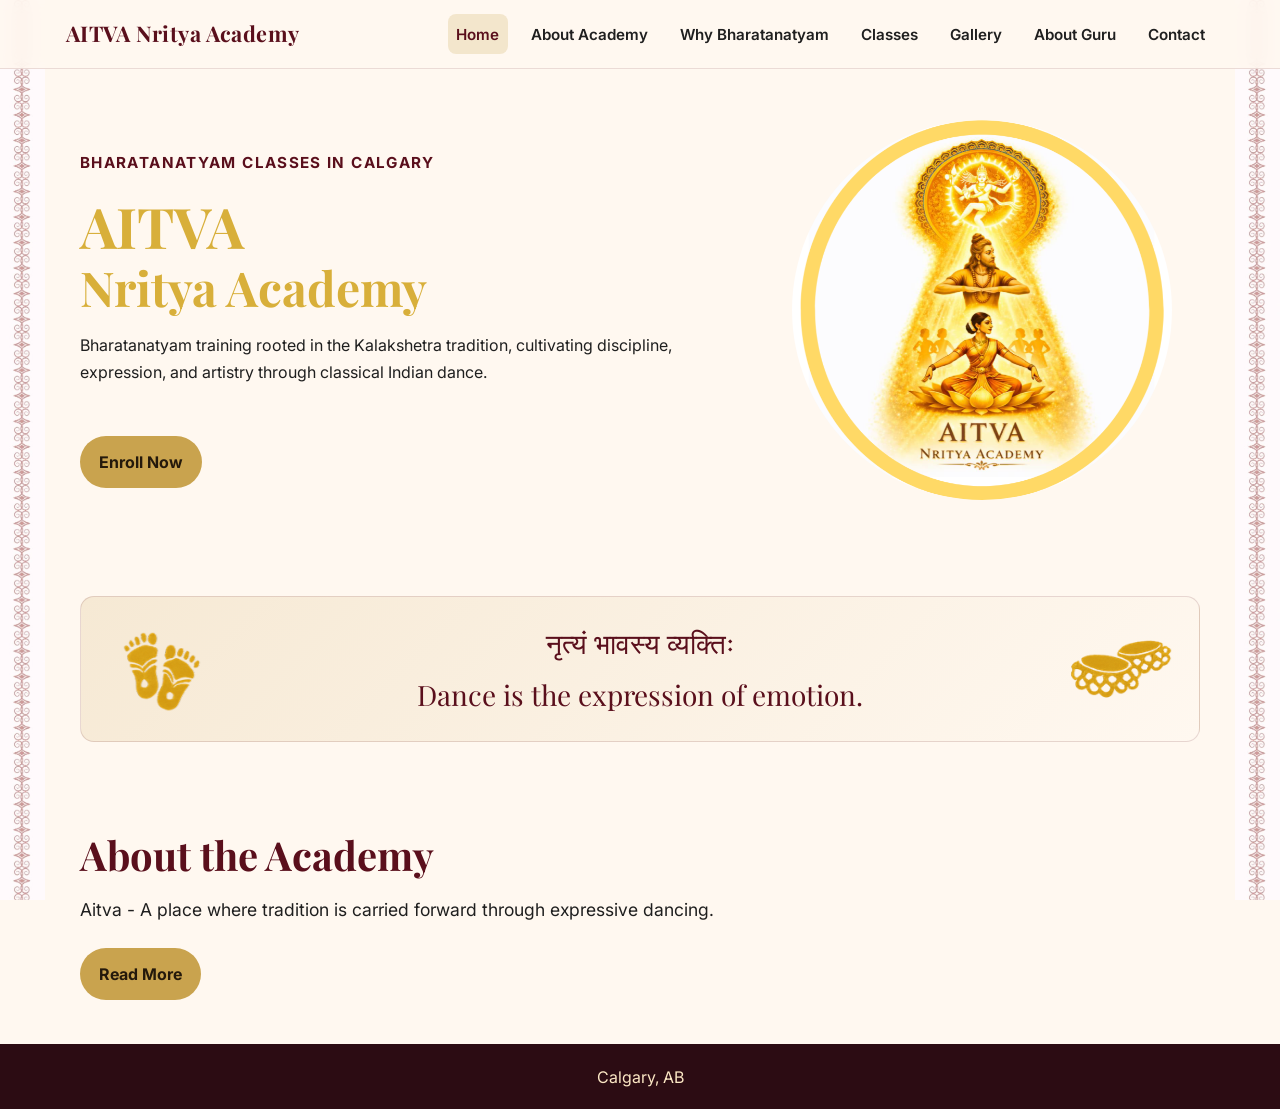
<file: index.html>
<!doctype html>
<html lang="en-CA">
<head>
  <meta charset="UTF-8">
  <meta name="viewport" content="width=device-width, initial-scale=1.0">
  <title>Bharatanatyam Classes in Calgary | Kids & Adults | AITVA Nritya Academy</title>
  <link rel="preconnect" href="https://fonts.googleapis.com">
  <link rel="preconnect" href="https://fonts.gstatic.com" crossorigin>
  <link href="https://fonts.googleapis.com/css2?family=Inter:wght@400;500;600;700&family=Playfair+Display:wght@500;700;800&display=swap" rel="stylesheet">
  <link rel="stylesheet" href="style.css">
  <meta name="author" content="AITVA Nritya Academy">
  <meta name="robots" content="index, follow">
  <meta name="language" content="en-CA">
  <meta name="theme-color" content="#6D1F1F">
  <meta name="geo.region" content="CA-AB">
  <meta name="geo.placename" content="Calgary">
  <meta name="geo.position" content="51.0447;-114.0719">
  <meta name="ICBM" content="51.0447, -114.0719">
  <meta name="description" content="Join AITVA Nritya Academy for Bharatanatyam classes in Calgary. Authentic Indian classical dance training for kids and adults focused on discipline, grace, culture, and stage confidence. Register today.">
  <meta name="keywords" content="Bharatanatyam Classes Calgary, Bharatanatyam Calgary, Indian Classical Dance Calgary, Bharatanatyam for Kids Calgary, Bharatanatyam for Adults Calgary, Dance Classes NW Calgary">
  <link rel="canonical" href="https://aitvanrityaacademy.ca/">
  <meta property="og:locale" content="en_CA">
  <meta property="og:type" content="website">
  <meta property="og:site_name" content="AITVA Nritya Academy">
  <meta property="og:title" content="Bharatanatyam Classes in Calgary | Kids & Adults | AITVA Nritya Academy">
  <meta property="og:description" content="Authentic Bharatanatyam classes in Calgary for kids and adults. Learn Indian classical dance with discipline, grace, and confidence at AITVA Nritya Academy.">
  <meta property="og:url" content="https://aitvanrityaacademy.ca/">
  <meta property="og:image" content="https://aitvanrityaacademy.ca/images/og-image.jpg">
  <meta name="twitter:card" content="summary_large_image">
  <meta name="twitter:title" content="Bharatanatyam Classes in Calgary | Kids & Adults | AITVA Nritya Academy">
  <meta name="twitter:description" content="Authentic Bharatanatyam classes in Calgary for kids and adults at AITVA Nritya Academy. Register today.">
  <meta name="twitter:image" content="https://aitvanrityaacademy.ca/images/og-image.jpg">
  <link rel="icon" href="/favicon.ico" sizes="any">
  <link rel="icon" type="image/png" sizes="32x32" href="/favicon-32x32.png">
  <link rel="icon" type="image/png" sizes="16x16" href="/favicon-16x16.png">
  <link rel="apple-touch-icon" href="/apple-touch-icon.png">
  <link rel="manifest" href="/site.webmanifest">
  <script type="application/ld+json">
  [
    {
      "@context": "https://schema.org",
      "@type": "Organization",
      "@id": "https://aitvanrityaacademy.ca/#organization",
      "name": "AITVA Nritya Academy",
      "url": "https://aitvanrityaacademy.ca/",
      "logo": "https://aitvanrityaacademy.ca/images/aitva-nritya-academy-logo.png",
      "sameAs": [
        "https://www.instagram.com/aitvanrityaacademy/",
        "https://www.facebook.com/aitvanrityaacademy",
        "https://wa.me/18257337040"
      ]
    },
    {
      "@context": "https://schema.org",
      "@type": "LocalBusiness",
      "@id": "https://aitvanrityaacademy.ca/#localbusiness",
      "name": "AITVA Nritya Academy",
      "url": "https://aitvanrityaacademy.ca/",
      "image": "https://aitvanrityaacademy.ca/images/og-image.jpg",
      "telephone": "+1-825-733-7040",
      "address": {
        "@type": "PostalAddress",
        "addressLocality": "Calgary",
        "addressRegion": "AB",
        "addressCountry": "CA"
      },
      "areaServed": "NW Calgary",
      "geo": {
        "@type": "GeoCoordinates",
        "latitude": 51.0447,
        "longitude": -114.0719
      },
      "sameAs": [
        "https://www.instagram.com/aitvanrityaacademy/",
        "https://www.facebook.com/aitvanrityaacademy",
        "https://wa.me/18257337040"
      ]
    },
    {
      "@context": "https://schema.org",
      "@type": "DanceSchool",
      "@id": "https://aitvanrityaacademy.ca/#danceschool",
      "name": "AITVA Nritya Academy",
      "url": "https://aitvanrityaacademy.ca/",
      "description": "AITVA Nritya Academy offers Bharatanatyam classes in Calgary for kids and adults, rooted in the Kalakshetra tradition and focused on discipline, grace, and cultural excellence.",
      "areaServed": "NW Calgary",
      "address": {
        "@type": "PostalAddress",
        "addressLocality": "Calgary",
        "addressRegion": "AB",
        "addressCountry": "CA"
      }
    },
    {
      "@context": "https://schema.org",
      "@type": "WebSite",
      "@id": "https://aitvanrityaacademy.ca/#website",
      "name": "AITVA Nritya Academy",
      "url": "https://aitvanrityaacademy.ca/",
      "inLanguage": "en-CA",
      "publisher": {"@id": "https://aitvanrityaacademy.ca/#organization"}
    },
    {
      "@context": "https://schema.org",
      "@type": "BreadcrumbList",
      "itemListElement": [
        {
          "@type": "ListItem",
          "position": 1,
          "name": "Home",
          "item": "https://aitvanrityaacademy.ca/"
        }
      ]
    },
    {
      "@context": "https://schema.org",
      "@type": "FAQPage",
      "mainEntity": [
        {
          "@type": "Question",
          "name": "What is the best age to start Bharatanatyam?",
          "acceptedAnswer": {
            "@type": "Answer",
            "text": "Children can start Bharatanatyam as early as age 5, and older beginners are also welcome."
          }
        },
        {
          "@type": "Question",
          "name": "Do you offer Bharatanatyam classes for adults in Calgary?",
          "acceptedAnswer": {
            "@type": "Answer",
            "text": "Yes. AITVA Nritya Academy offers Bharatanatyam training for adults in Calgary, including beginner and advanced learning paths."
          }
        },
        {
          "@type": "Question",
          "name": "Where are your Bharatanatyam classes located in Calgary?",
          "acceptedAnswer": {
            "@type": "Answer",
            "text": "Classes are currently planned for Northwest Calgary, with exact location details shared as soon as they are finalized."
          }
        },
        {
          "@type": "Question",
          "name": "Do beginners need prior dance experience?",
          "acceptedAnswer": {
            "@type": "Answer",
            "text": "No prior dance experience is required. Beginners are welcome to start with foundational Bharatanatyam training."
          }
        },
        {
          "@type": "Question",
          "name": "Do you offer trial classes?",
          "acceptedAnswer": {
            "@type": "Answer",
            "text": "Please contact AITVA Nritya Academy to ask about the current trial-class availability and enrollment options."
          }
        }
      ]
    }
  ]
  </script>
</head>
<body class="temple-layout">
  <header class="site-header">
    <div class="nav-wrap">
      <a class="brand" href="index.html">AITVA Nritya Academy</a>
      <button class="menu-btn" data-menu-btn aria-expanded="false" aria-label="Open menu">Menu</button>
      <nav class="nav-links" data-nav-links>
        <a href="index.html" aria-current="page">Home</a>
        <a href="about-academy.html">About Academy</a>
        <a href="why-bharatanatyam.html">Why Bharatanatyam</a>
        <a href="classes-training.html">Classes</a>
        <a href="gallery.html">Gallery</a>
        <a href="about-guru.html">About Guru</a>
        <a href="contact.html">Contact</a>
      </nav>
    </div>
  </header>

  <main>
    <section class="hero">
      <div class="container hero-grid">
        <div class="reveal hero-copy">
          <p class="kicker">Bharatanatyam Classes in Calgary</p>
          <h1 class="hero-title">AITVA <span>Nritya Academy</span></h1>
          <p>Bharatanatyam training rooted in the Kalakshetra tradition, cultivating discipline, expression, and artistry through classical Indian dance.</p>
          <a class="btn" href="https://forms.gle/SrurMNasvnaMcNtN6" target="_blank" rel="noopener noreferrer">Enroll Now</a>
        </div>
        <div class="hero-brand-panel reveal" aria-label="Aitva logo display">
          <img class="academy-logo" src="assets/images/aitva-logo.png" alt="AITVA Nritya Academy logo">
        </div>
      </div>
    </section>

    <section>
      <div class="container reveal quote-box interactive-panel">
        <img class="quote-motif quote-motif-left" src="assets/images/q_box_left.png" alt="Classical motif left" aria-hidden="true">
        <div class="quote-copy">
          <p class="quote-line">नृत्यं भावस्य व्यक्तिः</p>
          <p class="quote-line">Dance is the expression of emotion.</p>
        </div>
        <img class="quote-motif quote-motif-right" src="assets/images/q_box_right.png" alt="Classical motif right" aria-hidden="true">
      </div>
    </section>

    <section>
      <div class="container reveal about-teaser">
        <h2>About the Academy</h2>
        <p class="academy-tagline">Aitva - A place where tradition is carried forward through expressive dancing.</p>
        <a class="btn" href="about-academy.html">Read More</a>
      </div>
    </section>
  </main>

  <footer class="footer">
    <div class="container">Calgary, AB</div>
  </footer>

  <script src="script.js"></script>
</body>
</html>
</file>
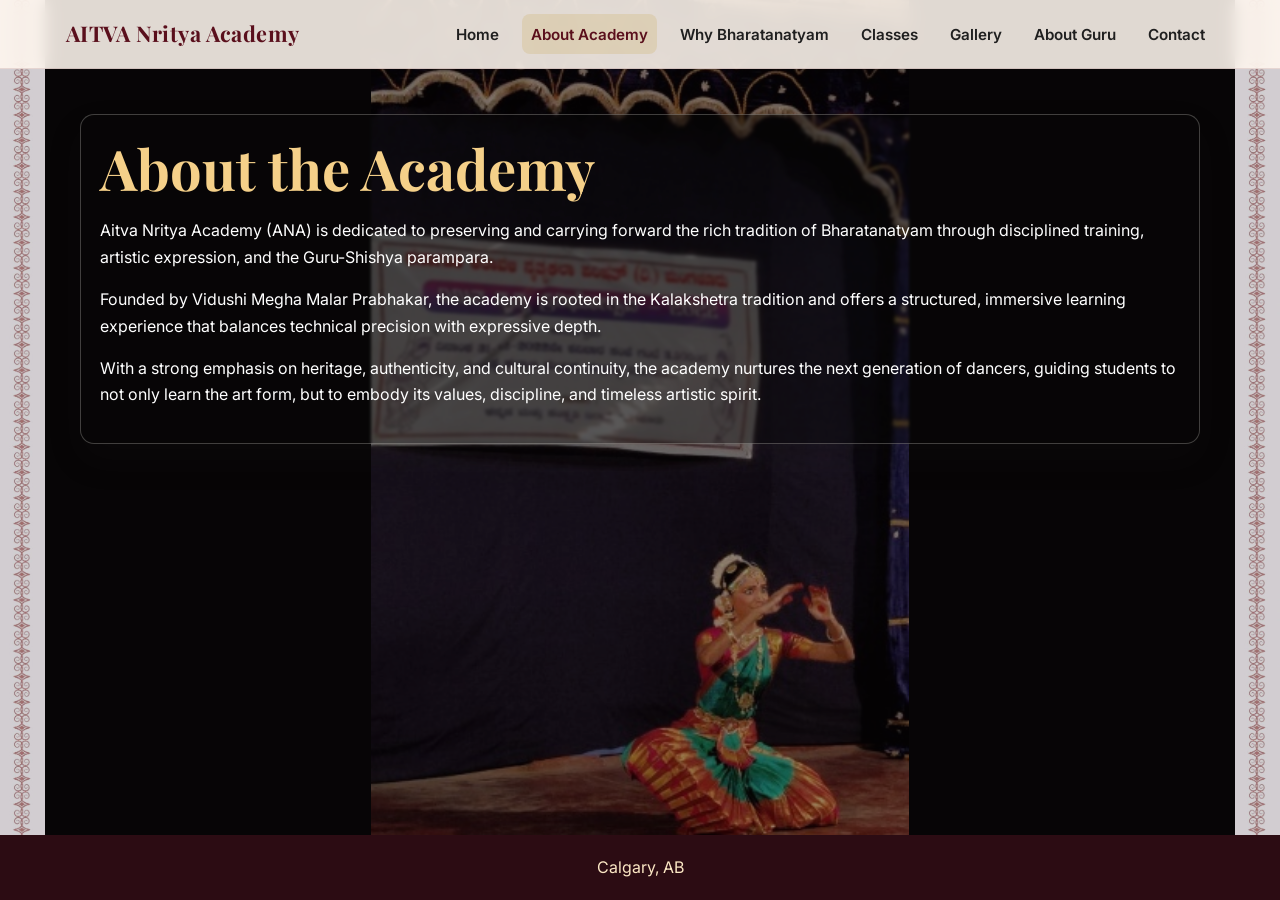
<file: about-academy/index.html>
<!doctype html>
<html lang="en-CA">
<head>
  <meta charset="UTF-8">
  <meta name="viewport" content="width=device-width, initial-scale=1.0">
  <title>About AITVA Nritya Academy | Bharatanatyam School in Calgary</title>
  <link rel="preconnect" href="https://fonts.googleapis.com">
  <link rel="preconnect" href="https://fonts.gstatic.com" crossorigin>
  <link href="https://fonts.googleapis.com/css2?family=Inter:wght@400;500;600;700&family=Playfair+Display:wght@500;700;800&display=swap" rel="stylesheet">
  <link rel="stylesheet" href="/style.css">
  <meta name="author" content="AITVA Nritya Academy">
  <meta name="robots" content="index, follow">
  <meta name="language" content="en-CA">
  <meta name="theme-color" content="#6D1F1F">
  <meta name="geo.region" content="CA-AB">
  <meta name="geo.placename" content="Calgary">
  <meta name="geo.position" content="51.0447;-114.0719">
  <meta name="ICBM" content="51.0447, -114.0719">
  <meta name="description" content="AITVA Nritya Academy is a Bharatanatyam school in Calgary offering authentic Indian classical dance training rooted in tradition, discipline, and artistic excellence.">
  <meta name="keywords" content="Bharatanatyam School Calgary, Bharatanatyam Academy Calgary, Indian Classical Dance School Calgary, Classical Dance Academy Calgary">
  <link rel="canonical" href="https://aitvanrityaacademy.ca/about-academy/">
  <meta property="og:locale" content="en_CA">
  <meta property="og:type" content="website">
  <meta property="og:site_name" content="AITVA Nritya Academy">
  <meta property="og:title" content="About AITVA Nritya Academy | Bharatanatyam School in Calgary">
  <meta property="og:description" content="Learn about AITVA Nritya Academy, a Bharatanatyam school in Calgary dedicated to tradition, discipline, and artistic excellence.">
  <meta property="og:url" content="https://aitvanrityaacademy.ca/about-academy/">
  <meta property="og:image" content="https://aitvanrityaacademy.ca/images/og-image.jpg">
  <meta name="twitter:card" content="summary_large_image">
  <meta name="twitter:title" content="About AITVA Nritya Academy | Bharatanatyam School in Calgary">
  <meta name="twitter:description" content="Learn about AITVA Nritya Academy, Calgary’s Bharatanatyam school rooted in tradition and excellence.">
  <meta name="twitter:image" content="https://aitvanrityaacademy.ca/images/og-image.jpg">
  <link rel="icon" href="/favicon.ico" sizes="any">
  <link rel="icon" type="image/png" sizes="32x32" href="/favicon-32x32.png">
  <link rel="icon" type="image/png" sizes="16x16" href="/favicon-16x16.png">
  <link rel="apple-touch-icon" href="/apple-touch-icon.png">
  <link rel="manifest" href="/site.webmanifest">
  <script type="application/ld+json">
  [
    {"@context":"https://schema.org","@type":"Organization","@id":"https://aitvanrityaacademy.ca/about-academy/#organization","name":"AITVA Nritya Academy","url":"https://aitvanrityaacademy.ca/about-academy/","logo":"https://aitvanrityaacademy.ca/images/aitva-nritya-academy-logo.png","sameAs":["https://www.instagram.com/aitvanrityaacademy/","https://www.facebook.com/aitvanrityaacademy","https://wa.me/18257337040"]},
    {"@context":"https://schema.org","@type":"LocalBusiness","@id":"https://aitvanrityaacademy.ca/about-academy/#localbusiness","name":"AITVA Nritya Academy","url":"https://aitvanrityaacademy.ca/about-academy/","image":"https://aitvanrityaacademy.ca/images/og-image.jpg","telephone":"+1-825-733-7040","address":{"@type":"PostalAddress","addressLocality":"Calgary","addressRegion":"AB","addressCountry":"CA"},"areaServed":"NW Calgary","geo":{"@type":"GeoCoordinates","latitude":51.0447,"longitude":-114.0719},"sameAs":["https://www.instagram.com/aitvanrityaacademy/","https://www.facebook.com/aitvanrityaacademy","https://wa.me/18257337040"]},
    {"@context":"https://schema.org","@type":"DanceSchool","@id":"https://aitvanrityaacademy.ca/about-academy/#danceschool","name":"AITVA Nritya Academy","url":"https://aitvanrityaacademy.ca/about-academy/","description":"AITVA Nritya Academy offers Bharatanatyam classes in Calgary for kids and adults, rooted in the Kalakshetra tradition and focused on discipline, grace, and cultural excellence.","areaServed":"NW Calgary","address":{"@type":"PostalAddress","addressLocality":"Calgary","addressRegion":"AB","addressCountry":"CA"}},
    {"@context":"https://schema.org","@type":"WebSite","@id":"https://aitvanrityaacademy.ca/about-academy/#website","name":"AITVA Nritya Academy","url":"https://aitvanrityaacademy.ca/about-academy/","inLanguage":"en-CA","publisher":{"@id":"https://aitvanrityaacademy.ca/about-academy/#organization"}},
    {"@context":"https://schema.org","@type":"BreadcrumbList","itemListElement":[{"@type":"ListItem","position":1,"name":"Home","item":"https://aitvanrityaacademy.ca/"},{"@type":"ListItem","position":2,"name":"About Academy","item":"https://aitvanrityaacademy.ca/about-academy/"}]}
  ]
  </script>
</head>
<body class="temple-layout with-page-background about-page">
  <div class="page-bg-slideshow" data-rotator data-interval="4200" data-bg-target="/gallery/" aria-hidden="true">
    <div class="slide-item bg-slide" style="background-image: url('/assets/images/temple-stage-performance.jpeg');"></div>
    <div class="slide-item bg-slide" style="background-image: url('/assets/images/avinya-performance.jpeg');"></div>
    <div class="slide-item bg-slide" style="background-image: url('/assets/images/korea-group-performance.jpeg');"></div>
    <div class="slide-item bg-slide" style="background-image: url('/assets/images/sri-lanka-performance.jpeg');"></div>
    <div class="slide-item bg-slide" style="background-image: url('/assets/images/mangala-performance.jpeg');"></div>
    <div class="slide-item bg-slide" style="background-image: url('/assets/images/guru-stage-portrait.jpeg');"></div>
    <div class="slide-item bg-slide" style="background-image: url('/assets/images/blue-costume-performance.jpeg');"></div>
    <div class="slide-item bg-slide" style="background-image: url('/assets/images/solo-expression.jpeg');"></div>
  </div>

  <header class="site-header">
    <div class="nav-wrap">
      <a class="brand" href="/home/">AITVA Nritya Academy</a>
      <button class="menu-btn" data-menu-btn aria-expanded="false" aria-label="Open menu">Menu</button>
      <nav class="nav-links" data-nav-links>
        <a href="/home/">Home</a>
        <a href="/about-academy/" aria-current="page">About Academy</a>
        <a href="/why-bharatanatyam/">Why Bharatanatyam</a>
        <a href="/class/">Classes</a>
        <a href="/gallery/">Gallery</a>
        <a href="/about-guru/">About Guru</a>
        <a href="/contact/">Contact</a>
      </nav>
    </div>
  </header>

  <main>
    <section>
      <div class="container reveal content-panel interactive-panel">
        <h1>About the Academy</h1>
        <p>Aitva Nritya Academy (ANA) is dedicated to preserving and carrying forward the rich tradition of Bharatanatyam through disciplined training, artistic expression, and the Guru-Shishya parampara.</p>
        <p>Founded by Vidushi Megha Malar Prabhakar, the academy is rooted in the Kalakshetra tradition and offers a structured, immersive learning experience that balances technical precision with expressive depth.</p>
        <p>With a strong emphasis on heritage, authenticity, and cultural continuity, the academy nurtures the next generation of dancers, guiding students to not only learn the art form, but to embody its values, discipline, and timeless artistic spirit.</p>
      </div>
    </section>
  </main>

  <footer class="footer">
    <div class="container">Calgary, AB</div>
  </footer>

  <script src="/script.js"></script>
</body>
</html>
</file>
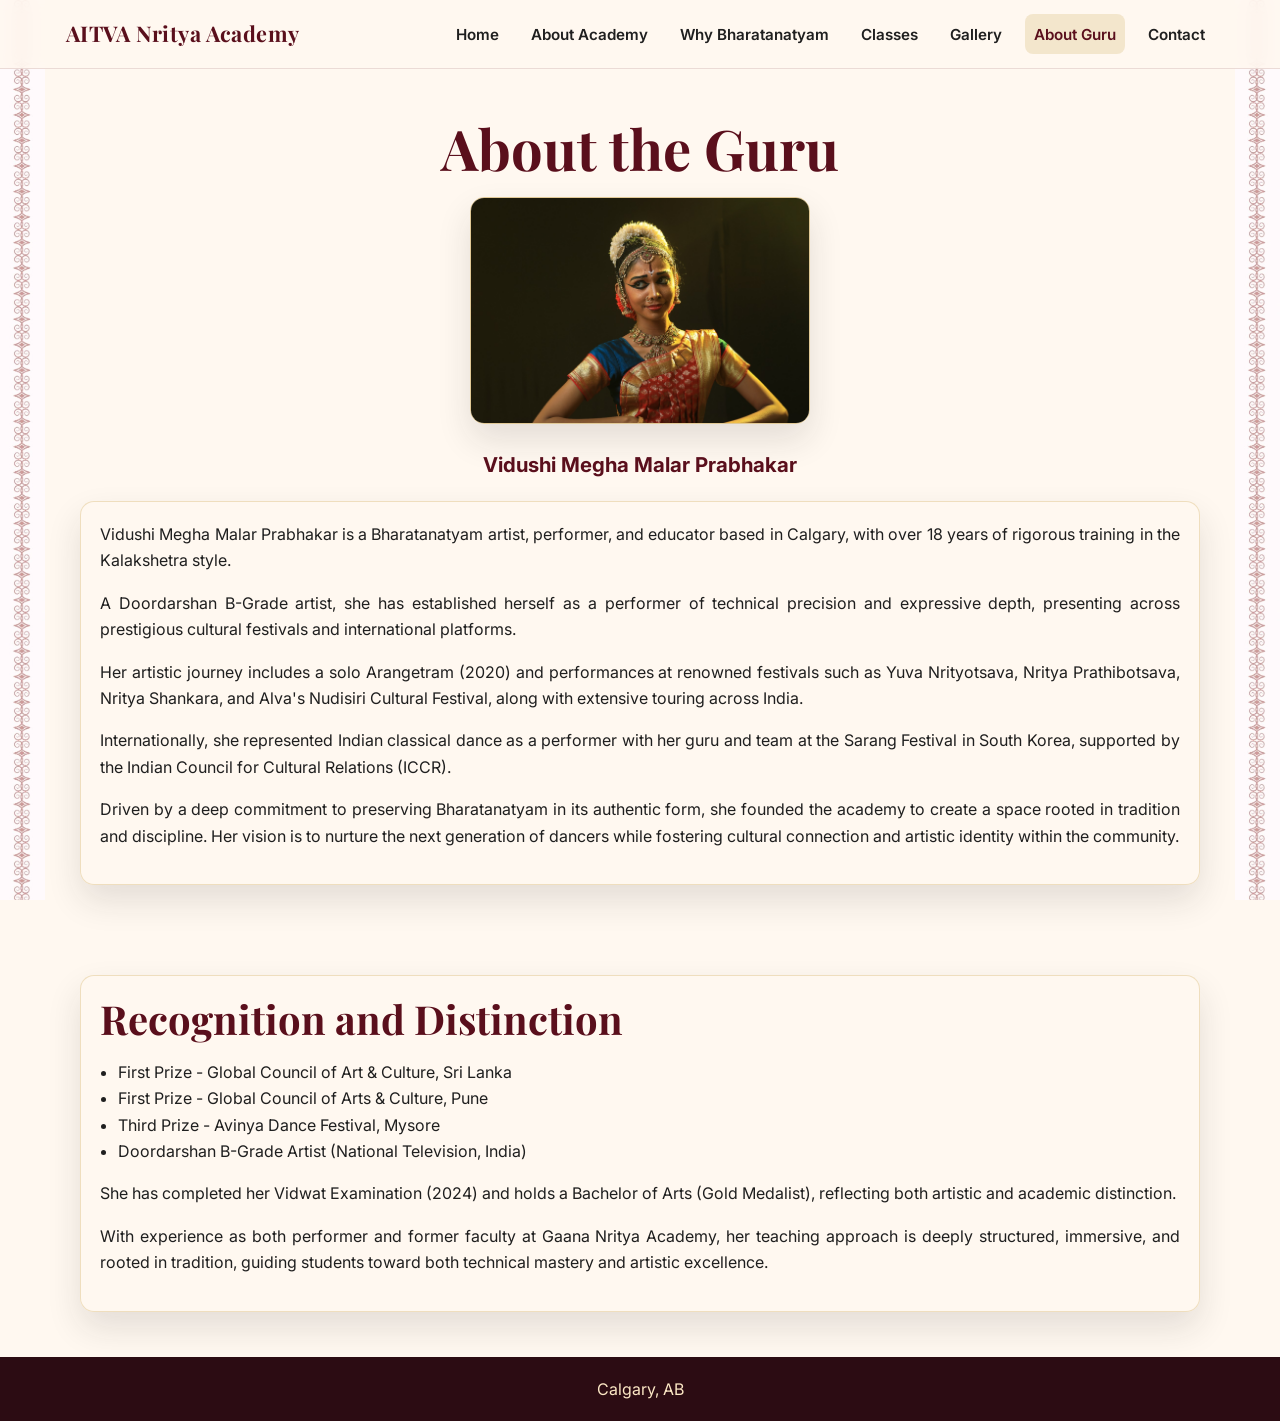
<file: about-guru/index.html>
<!doctype html>
<html lang="en-CA">
<head>
  <meta charset="UTF-8">
  <meta name="viewport" content="width=device-width, initial-scale=1.0">
  <title>Bharatanatyam Teacher in Calgary | Meet the Guru | AITVA</title>
  <link rel="preconnect" href="https://fonts.googleapis.com">
  <link rel="preconnect" href="https://fonts.gstatic.com" crossorigin>
  <link href="https://fonts.googleapis.com/css2?family=Inter:wght@400;500;600;700&family=Playfair+Display:wght@500;700;800&display=swap" rel="stylesheet">
  <link rel="stylesheet" href="/style.css">
  <meta name="author" content="AITVA Nritya Academy">
  <meta name="robots" content="index, follow">
  <meta name="language" content="en-CA">
  <meta name="theme-color" content="#6D1F1F">
  <meta name="geo.region" content="CA-AB">
  <meta name="geo.placename" content="Calgary">
  <meta name="geo.position" content="51.0447;-114.0719">
  <meta name="ICBM" content="51.0447, -114.0719">
  <meta name="description" content="Meet the Bharatanatyam guru at AITVA Nritya Academy in Calgary and learn about her classical training, artistic lineage, and teaching philosophy.">
  <meta name="keywords" content="Bharatanatyam Teacher Calgary, Bharatanatyam Guru Calgary, Indian Dance Teacher Calgary, Classical Dance Instructor Calgary">
  <link rel="canonical" href="https://aitvanrityaacademy.ca/about-guru/">
  <meta property="og:locale" content="en_CA">
  <meta property="og:type" content="website">
  <meta property="og:site_name" content="AITVA Nritya Academy">
  <meta property="og:title" content="Bharatanatyam Teacher in Calgary | Meet the Guru | AITVA">
  <meta property="og:description" content="Meet the Bharatanatyam guru behind AITVA Nritya Academy and learn about her artistic lineage and teaching philosophy.">
  <meta property="og:url" content="https://aitvanrityaacademy.ca/about-guru/">
  <meta property="og:image" content="https://aitvanrityaacademy.ca/images/og-image.jpg">
  <meta name="twitter:card" content="summary_large_image">
  <meta name="twitter:title" content="Bharatanatyam Teacher in Calgary | Meet the Guru | AITVA">
  <meta name="twitter:description" content="Meet the Bharatanatyam guru at AITVA Nritya Academy in Calgary and learn about her dance journey.">
  <meta name="twitter:image" content="https://aitvanrityaacademy.ca/images/og-image.jpg">
  <link rel="icon" href="/favicon.ico" sizes="any">
  <link rel="icon" type="image/png" sizes="32x32" href="/favicon-32x32.png">
  <link rel="icon" type="image/png" sizes="16x16" href="/favicon-16x16.png">
  <link rel="apple-touch-icon" href="/apple-touch-icon.png">
  <link rel="manifest" href="/site.webmanifest">
  <script type="application/ld+json">
  [{"@context":"https://schema.org","@type":"Organization","@id":"https://aitvanrityaacademy.ca/about-guru/#organization","name":"AITVA Nritya Academy","url":"https://aitvanrityaacademy.ca/about-guru/","logo":"https://aitvanrityaacademy.ca/images/aitva-nritya-academy-logo.png","sameAs":["https://www.instagram.com/aitvanrityaacademy/","https://www.facebook.com/aitvanrityaacademy","https://wa.me/18257337040"]},{"@context":"https://schema.org","@type":"LocalBusiness","@id":"https://aitvanrityaacademy.ca/about-guru/#localbusiness","name":"AITVA Nritya Academy","url":"https://aitvanrityaacademy.ca/about-guru/","image":"https://aitvanrityaacademy.ca/images/og-image.jpg","telephone":"+1-825-733-7040","address":{"@type":"PostalAddress","addressLocality":"Calgary","addressRegion":"AB","addressCountry":"CA"},"areaServed":"NW Calgary","geo":{"@type":"GeoCoordinates","latitude":51.0447,"longitude":-114.0719},"sameAs":["https://www.instagram.com/aitvanrityaacademy/","https://www.facebook.com/aitvanrityaacademy","https://wa.me/18257337040"]},{"@context":"https://schema.org","@type":"DanceSchool","@id":"https://aitvanrityaacademy.ca/about-guru/#danceschool","name":"AITVA Nritya Academy","url":"https://aitvanrityaacademy.ca/about-guru/","description":"AITVA Nritya Academy offers Bharatanatyam classes in Calgary for kids and adults, rooted in the Kalakshetra tradition and focused on discipline, grace, and cultural excellence.","areaServed":"NW Calgary","address":{"@type":"PostalAddress","addressLocality":"Calgary","addressRegion":"AB","addressCountry":"CA"}},{"@context":"https://schema.org","@type":"WebSite","@id":"https://aitvanrityaacademy.ca/about-guru/#website","name":"AITVA Nritya Academy","url":"https://aitvanrityaacademy.ca/about-guru/","inLanguage":"en-CA","publisher":{"@id":"https://aitvanrityaacademy.ca/about-guru/#organization"}},{"@context":"https://schema.org","@type":"BreadcrumbList","itemListElement":[{"@type":"ListItem","position":1,"name":"Home","item":"https://aitvanrityaacademy.ca/"},{"@type":"ListItem","position":2,"name":"About Guru","item":"https://aitvanrityaacademy.ca/about-guru/"}]}]
  </script>
</head>
<body class="temple-layout about-guru-page">
  <header class="site-header">
    <div class="nav-wrap">
      <a class="brand" href="/home/">AITVA Nritya Academy</a>
      <button class="menu-btn" data-menu-btn aria-expanded="false" aria-label="Open menu">Menu</button>
      <nav class="nav-links" data-nav-links>
        <a href="/home/">Home</a>
        <a href="/about-academy/">About Academy</a>
        <a href="/why-bharatanatyam/">Why Bharatanatyam</a>
        <a href="/class/">Classes</a>
        <a href="/gallery/">Gallery</a>
        <a href="/about-guru/" aria-current="page">About Guru</a>
        <a href="/contact/">Contact</a>
      </nav>
    </div>
  </header>

  <main>
    <section>
      <div class="container reveal guru-center">
        <h1>About the Guru</h1>
        <img src="/assets/images/guru-stage-portrait.jpeg" alt="Vidushi Megha Malar Prabhakar portrait" class="guru-photo guru-photo-center">
        <p class="guru-name-line">Vidushi Megha Malar Prabhakar</p>
        <div class="content-panel interactive-panel">
          <p>Vidushi Megha Malar Prabhakar is a Bharatanatyam artist, performer, and educator based in Calgary, with over 18 years of rigorous training in the Kalakshetra style.</p>
          <p>A Doordarshan B-Grade artist, she has established herself as a performer of technical precision and expressive depth, presenting across prestigious cultural festivals and international platforms.</p>
          <p>Her artistic journey includes a solo Arangetram (2020) and performances at renowned festivals such as Yuva Nrityotsava, Nritya Prathibotsava, Nritya Shankara, and Alva's Nudisiri Cultural Festival, along with extensive touring across India.</p>
          <p>Internationally, she represented Indian classical dance as a performer with her guru and team at the Sarang Festival in South Korea, supported by the Indian Council for Cultural Relations (ICCR).</p>
          <p>Driven by a deep commitment to preserving Bharatanatyam in its authentic form, she founded the academy to create a space rooted in tradition and discipline. Her vision is to nurture the next generation of dancers while fostering cultural connection and artistic identity within the community.</p>
        </div>
      </div>
    </section>

    <section>
      <div class="container reveal content-panel interactive-panel">
        <h2>Recognition and Distinction</h2>
        <ul class="bullet-list">
          <li>First Prize - Global Council of Art & Culture, Sri Lanka</li>
          <li>First Prize - Global Council of Arts & Culture, Pune</li>
          <li>Third Prize - Avinya Dance Festival, Mysore</li>
          <li>Doordarshan B-Grade Artist (National Television, India)</li>
        </ul>
        <p>She has completed her Vidwat Examination (2024) and holds a Bachelor of Arts (Gold Medalist), reflecting both artistic and academic distinction.</p>
        <p>With experience as both performer and former faculty at Gaana Nritya Academy, her teaching approach is deeply structured, immersive, and rooted in tradition, guiding students toward both technical mastery and artistic excellence.</p>
      </div>
    </section>
  </main>

  <footer class="footer">
    <div class="container">Calgary, AB</div>
  </footer>

  <script src="/script.js"></script>
</body>
</html>
</file>
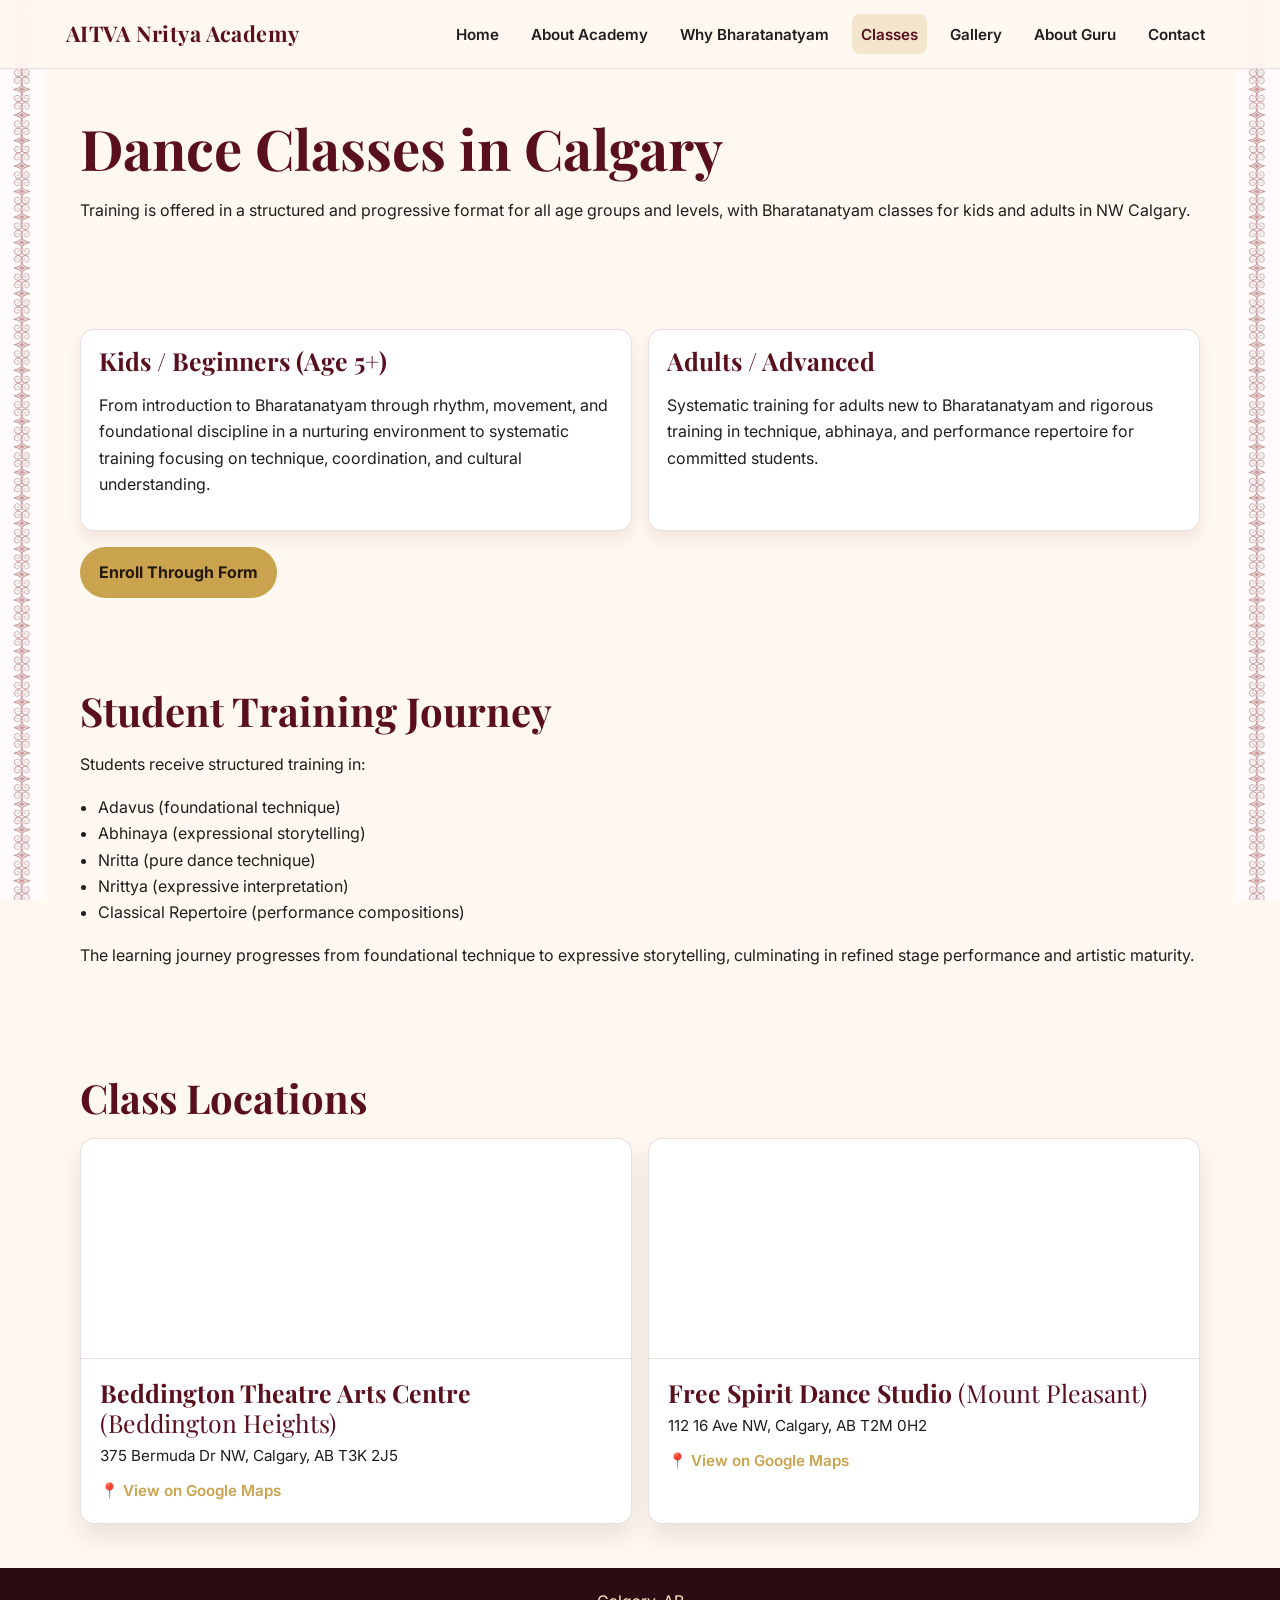
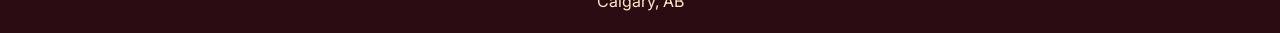
<file: class/index.html>
<!doctype html>
<html lang="en-CA">
<head>
  <meta charset="UTF-8">
  <meta name="viewport" content="width=device-width, initial-scale=1.0">
  <title>Dance Classes in Calgary | Bharatanatyam Class for Kids & Adults</title>
  <link rel="preconnect" href="https://fonts.googleapis.com">
  <link rel="preconnect" href="https://fonts.gstatic.com" crossorigin>
  <link href="https://fonts.googleapis.com/css2?family=Inter:wght@400;500;600;700&family=Playfair+Display:wght@500;700;800&display=swap" rel="stylesheet">
  <link rel="stylesheet" href="/style.css">
  <meta name="author" content="AITVA Nritya Academy">
  <meta name="robots" content="index, follow">
  <meta name="language" content="en-CA">
  <meta name="theme-color" content="#6D1F1F">
  <meta name="geo.region" content="CA-AB">
  <meta name="geo.placename" content="Calgary">
  <meta name="geo.position" content="51.0447;-114.0719">
  <meta name="ICBM" content="51.0447, -114.0719">
  <meta name="description" content="Explore dance classes in Calgary at AITVA Nritya Academy. Bharatanatyam classes for kids and adults with structured Indian classical dance training in NW Calgary.">
  <meta name="keywords" content="dance classes Calgary, dance class Calgary, dance class in Calgary, Calgary dance class, dance class Canada, Bharatanatyam classes Calgary, Bharatanatyam lessons Calgary, Indian dance classes Calgary, kids dance classes Calgary, adult dance classes Calgary, dance class calcary">
  <link rel="canonical" href="https://aitvanrityaacademy.ca/class/">
  <meta property="og:locale" content="en_CA">
  <meta property="og:type" content="website">
  <meta property="og:site_name" content="AITVA Nritya Academy">
  <meta property="og:title" content="Dance Classes in Calgary | Bharatanatyam Class for Kids & Adults">
  <meta property="og:description" content="Structured Bharatanatyam and Indian classical dance classes in Calgary for kids and adults, focused on technique, expression, rhythm, and confidence.">
  <meta property="og:url" content="https://aitvanrityaacademy.ca/class/">
  <meta property="og:image" content="https://aitvanrityaacademy.ca/images/og-image.jpg">
  <meta name="twitter:card" content="summary_large_image">
  <meta name="twitter:title" content="Dance Classes in Calgary | Bharatanatyam Class for Kids & Adults">
  <meta name="twitter:description" content="Join Bharatanatyam and Indian classical dance classes in Calgary for kids and adults.">
  <meta name="twitter:image" content="https://aitvanrityaacademy.ca/images/og-image.jpg">
  <link rel="icon" href="/favicon.ico" sizes="any">
  <link rel="icon" type="image/png" sizes="32x32" href="/favicon-32x32.png">
  <link rel="icon" type="image/png" sizes="16x16" href="/favicon-16x16.png">
  <link rel="apple-touch-icon" href="/apple-touch-icon.png">
  <link rel="manifest" href="/site.webmanifest">
  <script type="application/ld+json">
  [{"@context":"https://schema.org","@type":"Organization","@id":"https://aitvanrityaacademy.ca/home/#organization","name":"AITVA Nritya Academy","url":"https://aitvanrityaacademy.ca/home/","logo":"https://aitvanrityaacademy.ca/images/aitva-nritya-academy-logo.png","sameAs":["https://www.instagram.com/aitvanrityaacademy/","https://www.facebook.com/aitvanrityaacademy","https://wa.me/18257337040"]},{"@context":"https://schema.org","@type":"LocalBusiness","@id":"https://aitvanrityaacademy.ca/class/#localbusiness","name":"AITVA Nritya Academy","url":"https://aitvanrityaacademy.ca/class/","image":"https://aitvanrityaacademy.ca/images/og-image.jpg","telephone":"+1-825-733-7040","address":{"@type":"PostalAddress","addressLocality":"Calgary","addressRegion":"AB","addressCountry":"CA"},"areaServed":["Calgary","NW Calgary","Calgary, Alberta","Canada"],"geo":{"@type":"GeoCoordinates","latitude":51.0447,"longitude":-114.0719},"sameAs":["https://www.instagram.com/aitvanrityaacademy/","https://www.facebook.com/aitvanrityaacademy","https://wa.me/18257337040"]},{"@context":"https://schema.org","@type":"DanceSchool","@id":"https://aitvanrityaacademy.ca/class/#danceschool","name":"AITVA Nritya Academy","url":"https://aitvanrityaacademy.ca/class/","description":"AITVA Nritya Academy offers Bharatanatyam and Indian classical dance classes in Calgary, Canada for kids and adults, rooted in the Kalakshetra tradition.","areaServed":["Calgary","NW Calgary","Calgary, Alberta","Canada"],"keywords":"dance classes Calgary, dance class Calgary, Bharatanatyam Calgary, Indian dance classes Calgary","address":{"@type":"PostalAddress","addressLocality":"Calgary","addressRegion":"AB","addressCountry":"CA"}},{"@context":"https://schema.org","@type":"WebPage","@id":"https://aitvanrityaacademy.ca/class/#webpage","name":"Dance Classes in Calgary","url":"https://aitvanrityaacademy.ca/class/","inLanguage":"en-CA","isPartOf":{"@id":"https://aitvanrityaacademy.ca/home/#website"}},{"@context":"https://schema.org","@type":"BreadcrumbList","itemListElement":[{"@type":"ListItem","position":1,"name":"Home","item":"https://aitvanrityaacademy.ca/home/"},{"@type":"ListItem","position":2,"name":"Classes","item":"https://aitvanrityaacademy.ca/class/"}]}]
  </script>
</head>
<body class="temple-layout">
  <header class="site-header">
    <div class="nav-wrap">
      <a class="brand" href="/home/">AITVA Nritya Academy</a>
      <button class="menu-btn" data-menu-btn aria-expanded="false" aria-label="Open menu">Menu</button>
      <nav class="nav-links" data-nav-links>
        <a href="/home/">Home</a>
        <a href="/about-academy/">About Academy</a>
        <a href="/why-bharatanatyam/">Why Bharatanatyam</a>
        <a href="/class/" aria-current="page">Classes</a>
        <a href="/gallery/">Gallery</a>
        <a href="/about-guru/">About Guru</a>
        <a href="/contact/">Contact</a>
      </nav>
    </div>
  </header>

  <main>
    <section>
      <div class="container reveal">
        <h1>Dance Classes in Calgary</h1>
        <p>Training is offered in a structured and progressive format for all age groups and levels, with Bharatanatyam classes for kids and adults in NW Calgary.</p>
      </div>
    </section>

    <section>
      <div class="container card-grid reveal two-col-cards">
        <article class="card interactive-panel">
          <h3>Kids / Beginners (Age 5+)</h3>
          <p>From introduction to Bharatanatyam through rhythm, movement, and foundational discipline in a nurturing environment to systematic training focusing on technique, coordination, and cultural understanding.</p>
        </article>
        <article class="card interactive-panel">
          <h3>Adults / Advanced</h3>
          <p>Systematic training for adults new to Bharatanatyam and rigorous training in technique, abhinaya, and performance repertoire for committed students.</p>
        </article>
      </div>
      <div class="container reveal classes-enroll-wrap">
        <a class="btn" href="https://forms.gle/SrurMNasvnaMcNtN6" target="_blank" rel="noopener noreferrer">Enroll Through Form</a>
      </div>
    </section>

    <section>
      <div class="container reveal">
        <h2>Student Training Journey</h2>
        <p>Students receive structured training in:</p>
        <ul class="bullet-list">
          <li>Adavus (foundational technique)</li>
          <li>Abhinaya (expressional storytelling)</li>
          <li>Nritta (pure dance technique)</li>
          <li>Nrittya (expressive interpretation)</li>
          <li>Classical Repertoire (performance compositions)</li>
        </ul>
        <p>The learning journey progresses from foundational technique to expressive storytelling, culminating in refined stage performance and artistic maturity.</p>
      </div>
    </section>

    <section>
      <div class="container reveal">
        <h2>Class Locations</h2>
        <div class="location-grid">
          <article class="location-card interactive-panel">
            <iframe src="https://www.google.com/maps/embed?pb=!1m18!1m12!1m3!1d2513.5428640234537!2d-114.0934!3d51.037!2m3!1f0!2f0!3f0!3m2!1i1024!2i768!4f13.1!3m3!1m2!1s0x53716e4cf0c0001d%3A0x8e0c7e7e7e7e7e7e!2s375%20Bermuda%20Dr%20NW%2C%20Calgary%2C%20AB%20T3K%202J5!5e0!3m2!1sen!2sca!4v1619820000000" class="location-map" allowfullscreen="" loading="lazy" referrerpolicy="no-referrer-when-downgrade"></iframe>
            <div class="location-content">
              <h3>Beddington Theatre Arts Centre <span class="location-bracket">(Beddington Heights)</span></h3>
              <p class="location-address">375 Bermuda Dr NW, Calgary, AB T3K 2J5</p>
              <a href="https://maps.app.goo.gl/AJ9manx3DWNW7inA6" target="_blank" rel="noopener noreferrer" class="location-map-link">📍 View on Google Maps</a>
            </div>
          </article>
          <article class="location-card interactive-panel">
            <iframe src="https://www.google.com/maps/embed?pb=!1m18!1m12!1m3!1d2511.6340639835625!2d-114.0738!3d51.052!2m3!1f0!2f0!3f0!3m2!1i1024!2i768!4f13.1!3m3!1m2!1s0x53716d0000000001%3A0x1111111111111111!2s112%2016%20Ave%20NW%2C%20Calgary%2C%20AB%20T2M%200H2!5e0!3m2!1sen!2sca!4v1619820000000" class="location-map" allowfullscreen="" loading="lazy" referrerpolicy="no-referrer-when-downgrade"></iframe>
            <div class="location-content">
              <h3>Free Spirit Dance Studio <span class="location-bracket">(Mount Pleasant)</span></h3>
              <p class="location-address">112 16 Ave NW, Calgary, AB T2M 0H2</p>
              <a href="https://maps.app.goo.gl/2w1J3edVR17TQvwJ9" target="_blank" rel="noopener noreferrer" class="location-map-link">📍 View on Google Maps</a>
            </div>
          </article>
        </div>
      </div>
    </section>
  </main>

  <footer class="footer">
    <div class="container">Calgary, AB</div>
  </footer>

  <script src="/script.js"></script>
</body>
</html>
</file>
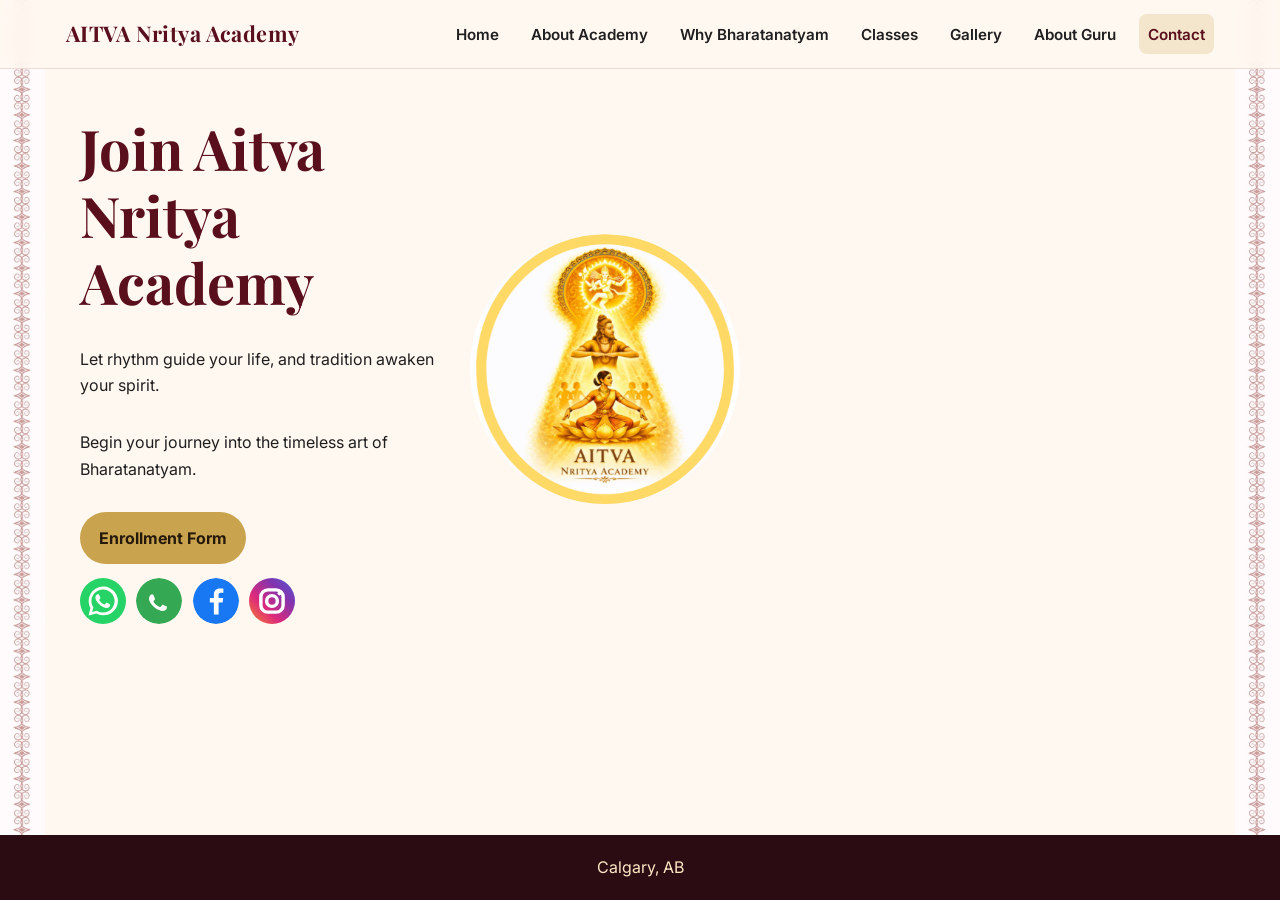
<file: contact/index.html>
<!doctype html>
<html lang="en-CA">
<head>
  <meta charset="UTF-8">
  <meta name="viewport" content="width=device-width, initial-scale=1.0">
  <title>Contact AITVA Nritya Academy | Bharatanatyam Classes Calgary</title>
  <link rel="preconnect" href="https://fonts.googleapis.com">
  <link rel="preconnect" href="https://fonts.gstatic.com" crossorigin>
  <link href="https://fonts.googleapis.com/css2?family=Inter:wght@400;500;600;700&family=Playfair+Display:wght@500;700;800&display=swap" rel="stylesheet">
  <link rel="stylesheet" href="/style.css">
  <meta name="author" content="AITVA Nritya Academy">
  <meta name="robots" content="index, follow">
  <meta name="language" content="en-CA">
  <meta name="theme-color" content="#6D1F1F">
  <meta name="geo.region" content="CA-AB">
  <meta name="geo.placename" content="Calgary">
  <meta name="geo.position" content="51.0447;-114.0719">
  <meta name="ICBM" content="51.0447, -114.0719">
  <meta name="description" content="Contact AITVA Nritya Academy for Bharatanatyam class registration in Calgary. Kids and adult dance classes available in NW Calgary. Book your spot today.">
  <meta name="keywords" content="Bharatanatyam Calgary Contact, Bharatanatyam Registration Calgary, Dance Classes NW Calgary, Indian Dance Contact Calgary">
  <link rel="canonical" href="https://aitvanrityaacademy.ca/contact/">
  <meta property="og:locale" content="en_CA">
  <meta property="og:type" content="website">
  <meta property="og:site_name" content="AITVA Nritya Academy">
  <meta property="og:title" content="Contact AITVA Nritya Academy | Bharatanatyam Classes Calgary">
  <meta property="og:description" content="Contact AITVA Nritya Academy for Bharatanatyam class schedules, registration, and inquiries in Calgary.">
  <meta property="og:url" content="https://aitvanrityaacademy.ca/contact/">
  <meta property="og:image" content="https://aitvanrityaacademy.ca/images/og-image.jpg">
  <meta name="twitter:card" content="summary_large_image">
  <meta name="twitter:title" content="Contact AITVA Nritya Academy | Bharatanatyam Classes Calgary">
  <meta name="twitter:description" content="Contact AITVA Nritya Academy for Bharatanatyam registration, schedules, and class inquiries in Calgary.">
  <meta name="twitter:image" content="https://aitvanrityaacademy.ca/images/og-image.jpg">
  <link rel="icon" href="/favicon.ico" sizes="any">
  <link rel="icon" type="image/png" sizes="32x32" href="/favicon-32x32.png">
  <link rel="icon" type="image/png" sizes="16x16" href="/favicon-16x16.png">
  <link rel="apple-touch-icon" href="/apple-touch-icon.png">
  <link rel="manifest" href="/site.webmanifest">
  <script type="application/ld+json">
  [{"@context":"https://schema.org","@type":"Organization","@id":"https://aitvanrityaacademy.ca/contact/#organization","name":"AITVA Nritya Academy","url":"https://aitvanrityaacademy.ca/contact/","logo":"https://aitvanrityaacademy.ca/images/aitva-nritya-academy-logo.png","sameAs":["https://www.instagram.com/aitvanrityaacademy/","https://www.facebook.com/aitvanrityaacademy","https://wa.me/18257337040"]},{"@context":"https://schema.org","@type":"LocalBusiness","@id":"https://aitvanrityaacademy.ca/contact/#localbusiness","name":"AITVA Nritya Academy","url":"https://aitvanrityaacademy.ca/contact/","image":"https://aitvanrityaacademy.ca/images/og-image.jpg","telephone":"+1-825-733-7040","address":{"@type":"PostalAddress","addressLocality":"Calgary","addressRegion":"AB","addressCountry":"CA"},"areaServed":"NW Calgary","geo":{"@type":"GeoCoordinates","latitude":51.0447,"longitude":-114.0719},"sameAs":["https://www.instagram.com/aitvanrityaacademy/","https://www.facebook.com/aitvanrityaacademy","https://wa.me/18257337040"]},{"@context":"https://schema.org","@type":"DanceSchool","@id":"https://aitvanrityaacademy.ca/contact/#danceschool","name":"AITVA Nritya Academy","url":"https://aitvanrityaacademy.ca/contact/","description":"AITVA Nritya Academy offers Bharatanatyam classes in Calgary for kids and adults, rooted in the Kalakshetra tradition and focused on discipline, grace, and cultural excellence.","areaServed":"NW Calgary","address":{"@type":"PostalAddress","addressLocality":"Calgary","addressRegion":"AB","addressCountry":"CA"}},{"@context":"https://schema.org","@type":"WebSite","@id":"https://aitvanrityaacademy.ca/contact/#website","name":"AITVA Nritya Academy","url":"https://aitvanrityaacademy.ca/contact/","inLanguage":"en-CA","publisher":{"@id":"https://aitvanrityaacademy.ca/contact/#organization"}},{"@context":"https://schema.org","@type":"BreadcrumbList","itemListElement":[{"@type":"ListItem","position":1,"name":"Home","item":"https://aitvanrityaacademy.ca/"},{"@type":"ListItem","position":2,"name":"Contact","item":"https://aitvanrityaacademy.ca/contact/"}]}]
  </script>
</head>
<body class="temple-layout">
  <header class="site-header">
    <div class="nav-wrap">
      <a class="brand" href="/home/">AITVA Nritya Academy</a>
      <button class="menu-btn" data-menu-btn aria-expanded="false" aria-label="Open menu">Menu</button>
      <nav class="nav-links" data-nav-links>
        <a href="/home/">Home</a>
        <a href="/about-academy/">About Academy</a>
        <a href="/why-bharatanatyam/">Why Bharatanatyam</a>
        <a href="/class/">Classes</a>
        <a href="/gallery/">Gallery</a>
        <a href="/about-guru/">About Guru</a>
        <a href="/contact/" aria-current="page">Contact</a>
      </nav>
    </div>
  </header>

  <main>
    <section>
      <div class="container reveal contact-layout">
        <div class="contact-actions">
          <h1>Join Aitva Nritya Academy</h1>
          <p>Let rhythm guide your life, and tradition awaken your spirit.</p>
          <p>Begin your journey into the timeless art of Bharatanatyam.</p>
          <a class="btn" href="https://forms.gle/SrurMNasvnaMcNtN6" target="_blank" rel="noopener noreferrer">Enrollment Form</a>

          <div class="contact-inline" aria-label="Primary contact links">
            <a class="icon-btn" href="https://wa.me/18257337040" target="_blank" rel="noopener noreferrer" aria-label="WhatsApp" title="WhatsApp">
              <img src="/assets/images/whatsapp-app-logo.svg" alt="WhatsApp">
            </a>
            <a class="icon-btn" href="tel:+18257337040" aria-label="Call" title="Call">
              <img src="/assets/images/call-app-logo.svg" alt="Call">
            </a>
            <a class="icon-btn" href="https://www.facebook.com/profile.php?id=61568330075896" target="_blank" rel="noopener noreferrer" aria-label="Facebook" title="Facebook">
              <img src="/assets/images/facebook-app-logo.svg" alt="Facebook">
            </a>
            <a class="icon-btn" href="https://www.instagram.com/aitvanrityaacademy" target="_blank" rel="noopener noreferrer" aria-label="Instagram" title="Instagram">
              <svg viewBox="0 0 24 24" aria-hidden="true">
                <defs>
                  <linearGradient id="igGradient" x1="0" y1="1" x2="1" y2="0">
                    <stop offset="0%" stop-color="#F58529"></stop>
                    <stop offset="35%" stop-color="#DD2A7B"></stop>
                    <stop offset="70%" stop-color="#8134AF"></stop>
                    <stop offset="100%" stop-color="#515BD4"></stop>
                  </linearGradient>
                </defs>
                <rect width="24" height="24" rx="12" fill="url(#igGradient)"></rect>
                <rect x="6.2" y="6.2" width="11.6" height="11.6" rx="3.6" fill="none" stroke="#fff" stroke-width="1.8"></rect>
                <circle cx="12" cy="12" r="2.8" fill="none" stroke="#fff" stroke-width="1.8"></circle>
                <circle cx="16" cy="8" r="1.1" fill="#fff"></circle>
              </svg>
            </a>
          </div>
        </div>

        <div class="contact-logo-wrap">
          <img class="academy-logo" src="/assets/images/aitva-logo.png" alt="AITVA Nritya Academy logo">
        </div>
      </div>
    </section>
  </main>

  <footer class="footer">
    <div class="container">Calgary, AB</div>
  </footer>

  <script src="/script.js"></script>
</body>
</html>
</file>
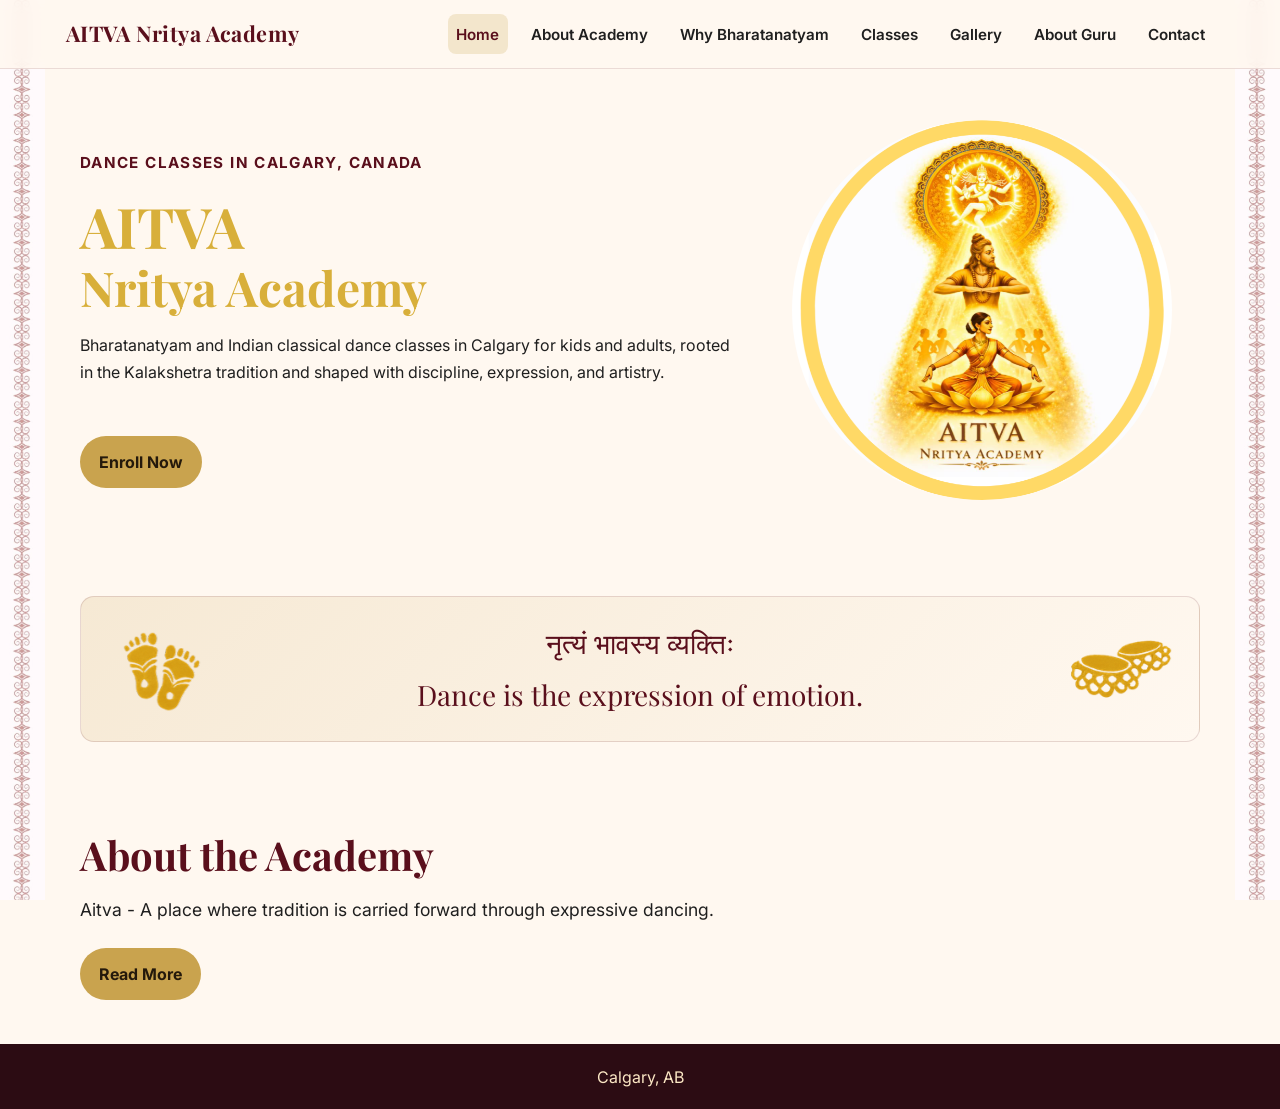
<file: home/index.html>
<!doctype html>
<html lang="en-CA">
<head>
  <meta charset="UTF-8">
  <meta name="viewport" content="width=device-width, initial-scale=1.0">
  <title>Dance Classes in Calgary | Bharatanatyam for Kids & Adults | AITVA</title>
  <link rel="preconnect" href="https://fonts.googleapis.com">
  <link rel="preconnect" href="https://fonts.gstatic.com" crossorigin>
  <link href="https://fonts.googleapis.com/css2?family=Inter:wght@400;500;600;700&family=Playfair+Display:wght@500;700;800&display=swap" rel="stylesheet">
  <link rel="stylesheet" href="/style.css">
  <meta name="author" content="AITVA Nritya Academy">
  <meta name="robots" content="index, follow">
  <meta name="language" content="en-CA">
  <meta name="theme-color" content="#6D1F1F">
  <meta name="geo.region" content="CA-AB">
  <meta name="geo.placename" content="Calgary">
  <meta name="geo.position" content="51.0447;-114.0719">
  <meta name="ICBM" content="51.0447, -114.0719">
  <meta name="description" content="Looking for dance classes in Calgary, Canada? AITVA Nritya Academy offers Bharatanatyam and Indian classical dance training for kids and adults in NW Calgary.">
  <meta name="keywords" content="dance classes Calgary, dance class Calgary, dance class in Calgary, dance class Canada, Calgary dance classes, Bharatanatyam Calgary, Bharatanatyam classes Calgary, Indian classical dance Calgary, Indian dance classes Calgary, dance class calcary">
  <link rel="canonical" href="https://aitvanrityaacademy.ca/home/">
  <meta property="og:locale" content="en_CA">
  <meta property="og:type" content="website">
  <meta property="og:site_name" content="AITVA Nritya Academy">
  <meta property="og:title" content="Dance Classes in Calgary | Bharatanatyam for Kids & Adults | AITVA">
  <meta property="og:description" content="Bharatanatyam and Indian classical dance classes in Calgary, Canada for kids and adults at AITVA Nritya Academy.">
  <meta property="og:url" content="https://aitvanrityaacademy.ca/home/">
  <meta property="og:image" content="https://aitvanrityaacademy.ca/images/og-image.jpg">
  <meta name="twitter:card" content="summary_large_image">
  <meta name="twitter:title" content="Dance Classes in Calgary | Bharatanatyam for Kids & Adults | AITVA">
  <meta name="twitter:description" content="Bharatanatyam and Indian classical dance classes in Calgary, Canada for kids and adults.">
  <meta name="twitter:image" content="https://aitvanrityaacademy.ca/images/og-image.jpg">
  <link rel="icon" href="/favicon.ico" sizes="any">
  <link rel="icon" type="image/png" sizes="32x32" href="/favicon-32x32.png">
  <link rel="icon" type="image/png" sizes="16x16" href="/favicon-16x16.png">
  <link rel="apple-touch-icon" href="/apple-touch-icon.png">
  <link rel="manifest" href="/site.webmanifest">
  <script type="application/ld+json">
  [
    {
      "@context": "https://schema.org",
      "@type": "Organization",
      "@id": "https://aitvanrityaacademy.ca/#organization",
      "name": "AITVA Nritya Academy",
      "url": "https://aitvanrityaacademy.ca/home/",
      "logo": "https://aitvanrityaacademy.ca/images/aitva-nritya-academy-logo.png",
      "sameAs": [
        "https://www.instagram.com/aitvanrityaacademy/",
        "https://www.facebook.com/aitvanrityaacademy",
        "https://wa.me/18257337040"
      ]
    },
    {
      "@context": "https://schema.org",
      "@type": "LocalBusiness",
      "@id": "https://aitvanrityaacademy.ca/#localbusiness",
      "name": "AITVA Nritya Academy",
      "url": "https://aitvanrityaacademy.ca/home/",
      "image": "https://aitvanrityaacademy.ca/images/og-image.jpg",
      "telephone": "+1-825-733-7040",
      "address": {
        "@type": "PostalAddress",
        "addressLocality": "Calgary",
        "addressRegion": "AB",
        "addressCountry": "CA"
      },
      "areaServed": ["Calgary", "NW Calgary", "Calgary, Alberta", "Canada"],
      "geo": {
        "@type": "GeoCoordinates",
        "latitude": 51.0447,
        "longitude": -114.0719
      },
      "sameAs": [
        "https://www.instagram.com/aitvanrityaacademy/",
        "https://www.facebook.com/aitvanrityaacademy",
        "https://wa.me/18257337040"
      ]
    },
    {
      "@context": "https://schema.org",
      "@type": "DanceSchool",
      "@id": "https://aitvanrityaacademy.ca/#danceschool",
      "name": "AITVA Nritya Academy",
      "url": "https://aitvanrityaacademy.ca/home/",
      "description": "AITVA Nritya Academy offers Bharatanatyam and Indian classical dance classes in Calgary, Canada for kids and adults, rooted in the Kalakshetra tradition.",
      "areaServed": ["Calgary", "NW Calgary", "Calgary, Alberta", "Canada"],
      "keywords": "dance classes Calgary, dance class Calgary, Bharatanatyam Calgary, Indian classical dance Calgary",
      "address": {
        "@type": "PostalAddress",
        "addressLocality": "Calgary",
        "addressRegion": "AB",
        "addressCountry": "CA"
      }
    },
    {
      "@context": "https://schema.org",
      "@type": "WebSite",
      "@id": "https://aitvanrityaacademy.ca/#website",
      "name": "AITVA Nritya Academy",
      "url": "https://aitvanrityaacademy.ca/home/",
      "inLanguage": "en-CA",
      "publisher": {"@id": "https://aitvanrityaacademy.ca/#organization"}
    },
    {
      "@context": "https://schema.org",
      "@type": "BreadcrumbList",
      "itemListElement": [
        {
          "@type": "ListItem",
          "position": 1,
          "name": "Home",
          "item": "https://aitvanrityaacademy.ca/home/"
        }
      ]
    },
    {
      "@context": "https://schema.org",
      "@type": "FAQPage",
      "mainEntity": [
        {
          "@type": "Question",
          "name": "What is the best age to start Bharatanatyam?",
          "acceptedAnswer": {
            "@type": "Answer",
            "text": "Children can start Bharatanatyam as early as age 5, and older beginners are also welcome."
          }
        },
        {
          "@type": "Question",
          "name": "Do you offer Bharatanatyam classes for adults in Calgary?",
          "acceptedAnswer": {
            "@type": "Answer",
            "text": "Yes. AITVA Nritya Academy offers Bharatanatyam training for adults in Calgary, including beginner and advanced learning paths."
          }
        },
        {
          "@type": "Question",
          "name": "Where are your Bharatanatyam classes located in Calgary?",
          "acceptedAnswer": {
            "@type": "Answer",
            "text": "Classes are currently planned for Northwest Calgary, with exact location details shared as soon as they are finalized."
          }
        },
        {
          "@type": "Question",
          "name": "Do beginners need prior dance experience?",
          "acceptedAnswer": {
            "@type": "Answer",
            "text": "No prior dance experience is required. Beginners are welcome to start with foundational Bharatanatyam training."
          }
        },
        {
          "@type": "Question",
          "name": "Do you offer trial classes?",
          "acceptedAnswer": {
            "@type": "Answer",
            "text": "Please contact AITVA Nritya Academy to ask about the current trial-class availability and enrollment options."
          }
        }
      ]
    }
  ]
  </script>
</head>
<body class="temple-layout">
  <header class="site-header">
    <div class="nav-wrap">
      <a class="brand" href="/home/">AITVA Nritya Academy</a>
      <button class="menu-btn" data-menu-btn aria-expanded="false" aria-label="Open menu">Menu</button>
      <nav class="nav-links" data-nav-links>
        <a href="/home/" aria-current="page">Home</a>
        <a href="/about-academy/">About Academy</a>
        <a href="/why-bharatanatyam/">Why Bharatanatyam</a>
        <a href="/class/">Classes</a>
        <a href="/gallery/">Gallery</a>
        <a href="/about-guru/">About Guru</a>
        <a href="/contact/">Contact</a>
      </nav>
    </div>
  </header>

  <main>
    <section class="hero">
      <div class="container hero-grid">
        <div class="reveal hero-copy">
          <p class="kicker">Dance Classes in Calgary, Canada</p>
          <h1 class="hero-title">AITVA <span>Nritya Academy</span></h1>
          <p>Bharatanatyam and Indian classical dance classes in Calgary for kids and adults, rooted in the Kalakshetra tradition and shaped with discipline, expression, and artistry.</p>
          <a class="btn" href="https://forms.gle/SrurMNasvnaMcNtN6" target="_blank" rel="noopener noreferrer">Enroll Now</a>
        </div>
        <div class="hero-brand-panel reveal" aria-label="Aitva logo display">
          <img class="academy-logo" src="/assets/images/aitva-logo.png" alt="AITVA Nritya Academy logo">
        </div>
      </div>
    </section>

    <section>
      <div class="container reveal quote-box interactive-panel">
        <img class="quote-motif quote-motif-left" src="/assets/images/q_box_left.png" alt="Classical motif left" aria-hidden="true">
        <div class="quote-copy">
          <p class="quote-line">नृत्यं भावस्य व्यक्तिः</p>
          <p class="quote-line">Dance is the expression of emotion.</p>
        </div>
        <img class="quote-motif quote-motif-right" src="/assets/images/q_box_right.png" alt="Classical motif right" aria-hidden="true">
      </div>
    </section>

    <section>
      <div class="container reveal about-teaser">
        <h2>About the Academy</h2>
        <p class="academy-tagline">Aitva - A place where tradition is carried forward through expressive dancing.</p>
        <a class="btn" href="/about-academy/">Read More</a>
      </div>
    </section>
  </main>

  <footer class="footer">
    <div class="container">Calgary, AB</div>
  </footer>

  <script src="/script.js"></script>
</body>
</html>
</file>
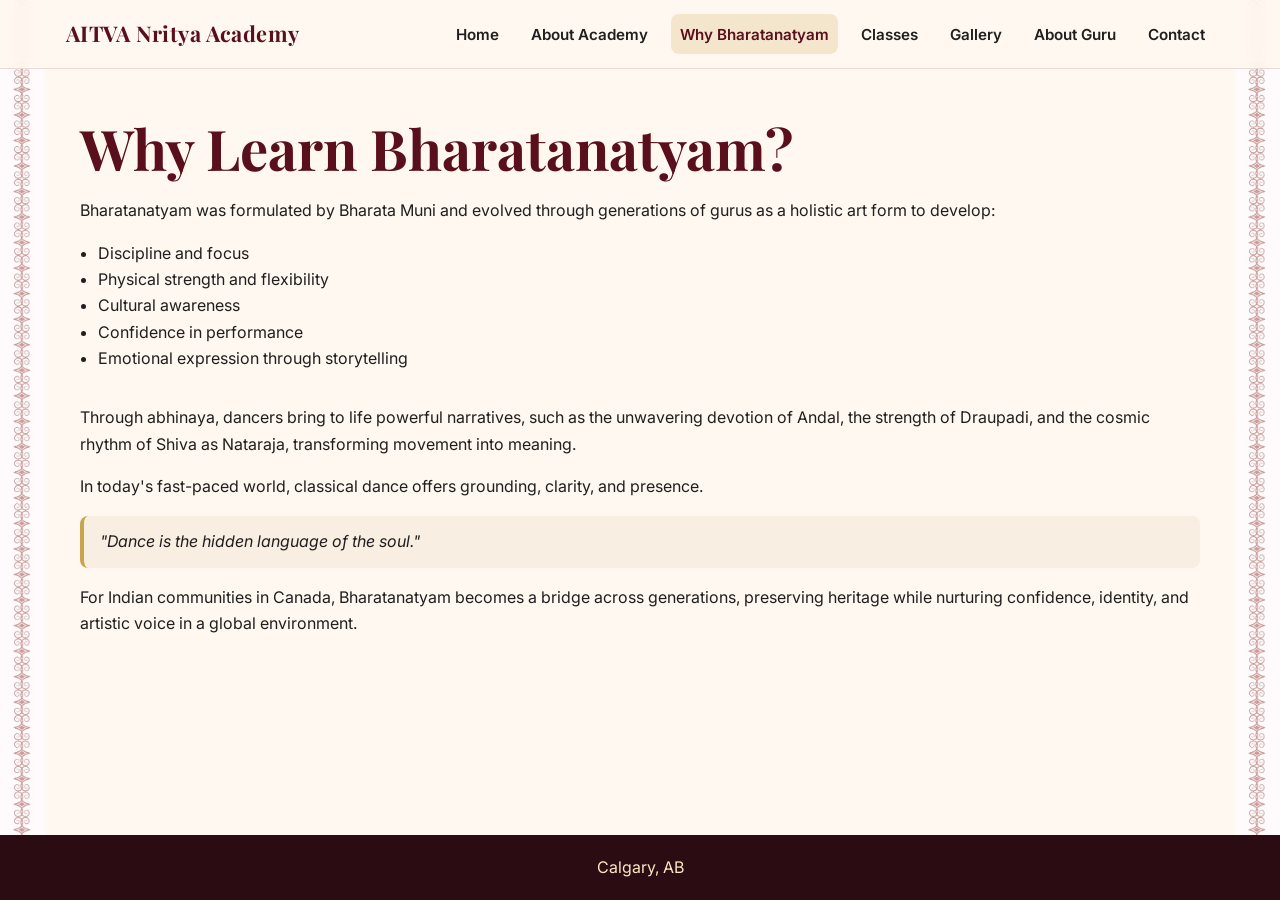
<file: why-bharatanatyam/index.html>
<!doctype html>
<html lang="en-CA">
<head>
  <meta charset="UTF-8">
  <meta name="viewport" content="width=device-width, initial-scale=1.0">
  <title>Why Learn Bharatanatyam? | Benefits for Kids & Adults in Calgary</title>
  <link rel="preconnect" href="https://fonts.googleapis.com">
  <link rel="preconnect" href="https://fonts.gstatic.com" crossorigin>
  <link href="https://fonts.googleapis.com/css2?family=Inter:wght@400;500;600;700&family=Playfair+Display:wght@500;700;800&display=swap" rel="stylesheet">
  <link rel="stylesheet" href="/style.css">
  <meta name="author" content="AITVA Nritya Academy">
  <meta name="robots" content="index, follow">
  <meta name="language" content="en-CA">
  <meta name="theme-color" content="#6D1F1F">
  <meta name="geo.region" content="CA-AB">
  <meta name="geo.placename" content="Calgary">
  <meta name="geo.position" content="51.0447;-114.0719">
  <meta name="ICBM" content="51.0447, -114.0719">
  <meta name="description" content="Discover how Bharatanatyam builds discipline, confidence, posture, rhythm, and cultural connection for kids and adults in Calgary through classical Indian dance.">
  <meta name="keywords" content="Why Learn Bharatanatyam, Benefits of Bharatanatyam, Bharatanatyam for Kids Calgary, Classical Dance Benefits, Indian Dance for Children Calgary">
  <link rel="canonical" href="https://aitvanrityaacademy.ca/why-bharatanatyam/">
  <meta property="og:locale" content="en_CA">
  <meta property="og:type" content="website">
  <meta property="og:site_name" content="AITVA Nritya Academy">
  <meta property="og:title" content="Why Learn Bharatanatyam? | Benefits for Kids & Adults in Calgary">
  <meta property="og:description" content="Discover how Bharatanatyam builds discipline, confidence, grace, and cultural connection for kids and adults in Calgary.">
  <meta property="og:url" content="https://aitvanrityaacademy.ca/why-bharatanatyam/">
  <meta property="og:image" content="https://aitvanrityaacademy.ca/images/og-image.jpg">
  <meta name="twitter:card" content="summary_large_image">
  <meta name="twitter:title" content="Why Learn Bharatanatyam? | Benefits for Kids & Adults in Calgary">
  <meta name="twitter:description" content="Discover the benefits of Bharatanatyam for kids and adults in Calgary through discipline, confidence, and culture.">
  <meta name="twitter:image" content="https://aitvanrityaacademy.ca/images/og-image.jpg">
  <link rel="icon" href="/favicon.ico" sizes="any">
  <link rel="icon" type="image/png" sizes="32x32" href="/favicon-32x32.png">
  <link rel="icon" type="image/png" sizes="16x16" href="/favicon-16x16.png">
  <link rel="apple-touch-icon" href="/apple-touch-icon.png">
  <link rel="manifest" href="/site.webmanifest">
  <script type="application/ld+json">
  [{"@context":"https://schema.org","@type":"Organization","@id":"https://aitvanrityaacademy.ca/why-bharatanatyam/#organization","name":"AITVA Nritya Academy","url":"https://aitvanrityaacademy.ca/why-bharatanatyam/","logo":"https://aitvanrityaacademy.ca/images/aitva-nritya-academy-logo.png","sameAs":["https://www.instagram.com/aitvanrityaacademy/","https://www.facebook.com/aitvanrityaacademy","https://wa.me/18257337040"]},{"@context":"https://schema.org","@type":"LocalBusiness","@id":"https://aitvanrityaacademy.ca/why-bharatanatyam/#localbusiness","name":"AITVA Nritya Academy","url":"https://aitvanrityaacademy.ca/why-bharatanatyam/","image":"https://aitvanrityaacademy.ca/images/og-image.jpg","telephone":"+1-825-733-7040","address":{"@type":"PostalAddress","addressLocality":"Calgary","addressRegion":"AB","addressCountry":"CA"},"areaServed":"NW Calgary","geo":{"@type":"GeoCoordinates","latitude":51.0447,"longitude":-114.0719},"sameAs":["https://www.instagram.com/aitvanrityaacademy/","https://www.facebook.com/aitvanrityaacademy","https://wa.me/18257337040"]},{"@context":"https://schema.org","@type":"DanceSchool","@id":"https://aitvanrityaacademy.ca/why-bharatanatyam/#danceschool","name":"AITVA Nritya Academy","url":"https://aitvanrityaacademy.ca/why-bharatanatyam/","description":"AITVA Nritya Academy offers Bharatanatyam classes in Calgary for kids and adults, rooted in the Kalakshetra tradition and focused on discipline, grace, and cultural excellence.","areaServed":"NW Calgary","address":{"@type":"PostalAddress","addressLocality":"Calgary","addressRegion":"AB","addressCountry":"CA"}},{"@context":"https://schema.org","@type":"WebSite","@id":"https://aitvanrityaacademy.ca/why-bharatanatyam/#website","name":"AITVA Nritya Academy","url":"https://aitvanrityaacademy.ca/why-bharatanatyam/","inLanguage":"en-CA","publisher":{"@id":"https://aitvanrityaacademy.ca/why-bharatanatyam/#organization"}},{"@context":"https://schema.org","@type":"BreadcrumbList","itemListElement":[{"@type":"ListItem","position":1,"name":"Home","item":"https://aitvanrityaacademy.ca/"},{"@type":"ListItem","position":2,"name":"Why Bharatanatyam","item":"https://aitvanrityaacademy.ca/why-bharatanatyam/"}]}]
  </script>
</head>
<body class="temple-layout">
  <header class="site-header">
    <div class="nav-wrap">
      <a class="brand" href="/home/">AITVA Nritya Academy</a>
      <button class="menu-btn" data-menu-btn aria-expanded="false" aria-label="Open menu">Menu</button>
      <nav class="nav-links" data-nav-links>
        <a href="/home/">Home</a>
        <a href="/about-academy/">About Academy</a>
        <a href="/why-bharatanatyam/" aria-current="page">Why Bharatanatyam</a>
        <a href="/class/">Classes</a>
        <a href="/gallery/">Gallery</a>
        <a href="/about-guru/">About Guru</a>
        <a href="/contact/">Contact</a>
      </nav>
    </div>
  </header>

  <main>
    <section class="why-intro">
      <div class="container reveal">
        <h1>Why Learn Bharatanatyam?</h1>
        <p>Bharatanatyam was formulated by Bharata Muni and evolved through generations of gurus as a holistic art form to develop:</p>
        <ul class="bullet-list">
          <li>Discipline and focus</li>
          <li>Physical strength and flexibility</li>
          <li>Cultural awareness</li>
          <li>Confidence in performance</li>
          <li>Emotional expression through storytelling</li>
        </ul>
      </div>
    </section>

    <section class="why-body">
      <div class="container reveal">
        <p>Through abhinaya, dancers bring to life powerful narratives, such as the unwavering devotion of Andal, the strength of Draupadi, and the cosmic rhythm of Shiva as Nataraja, transforming movement into meaning.</p>
        <p>In today's fast-paced world, classical dance offers grounding, clarity, and presence.</p>
        <p class="quote interactive-panel">"Dance is the hidden language of the soul."</p>
        <p>For Indian communities in Canada, Bharatanatyam becomes a bridge across generations, preserving heritage while nurturing confidence, identity, and artistic voice in a global environment.</p>
      </div>
    </section>
  </main>

  <footer class="footer">
    <div class="container">Calgary, AB</div>
  </footer>

  <script src="/script.js"></script>
</body>
</html>
</file>
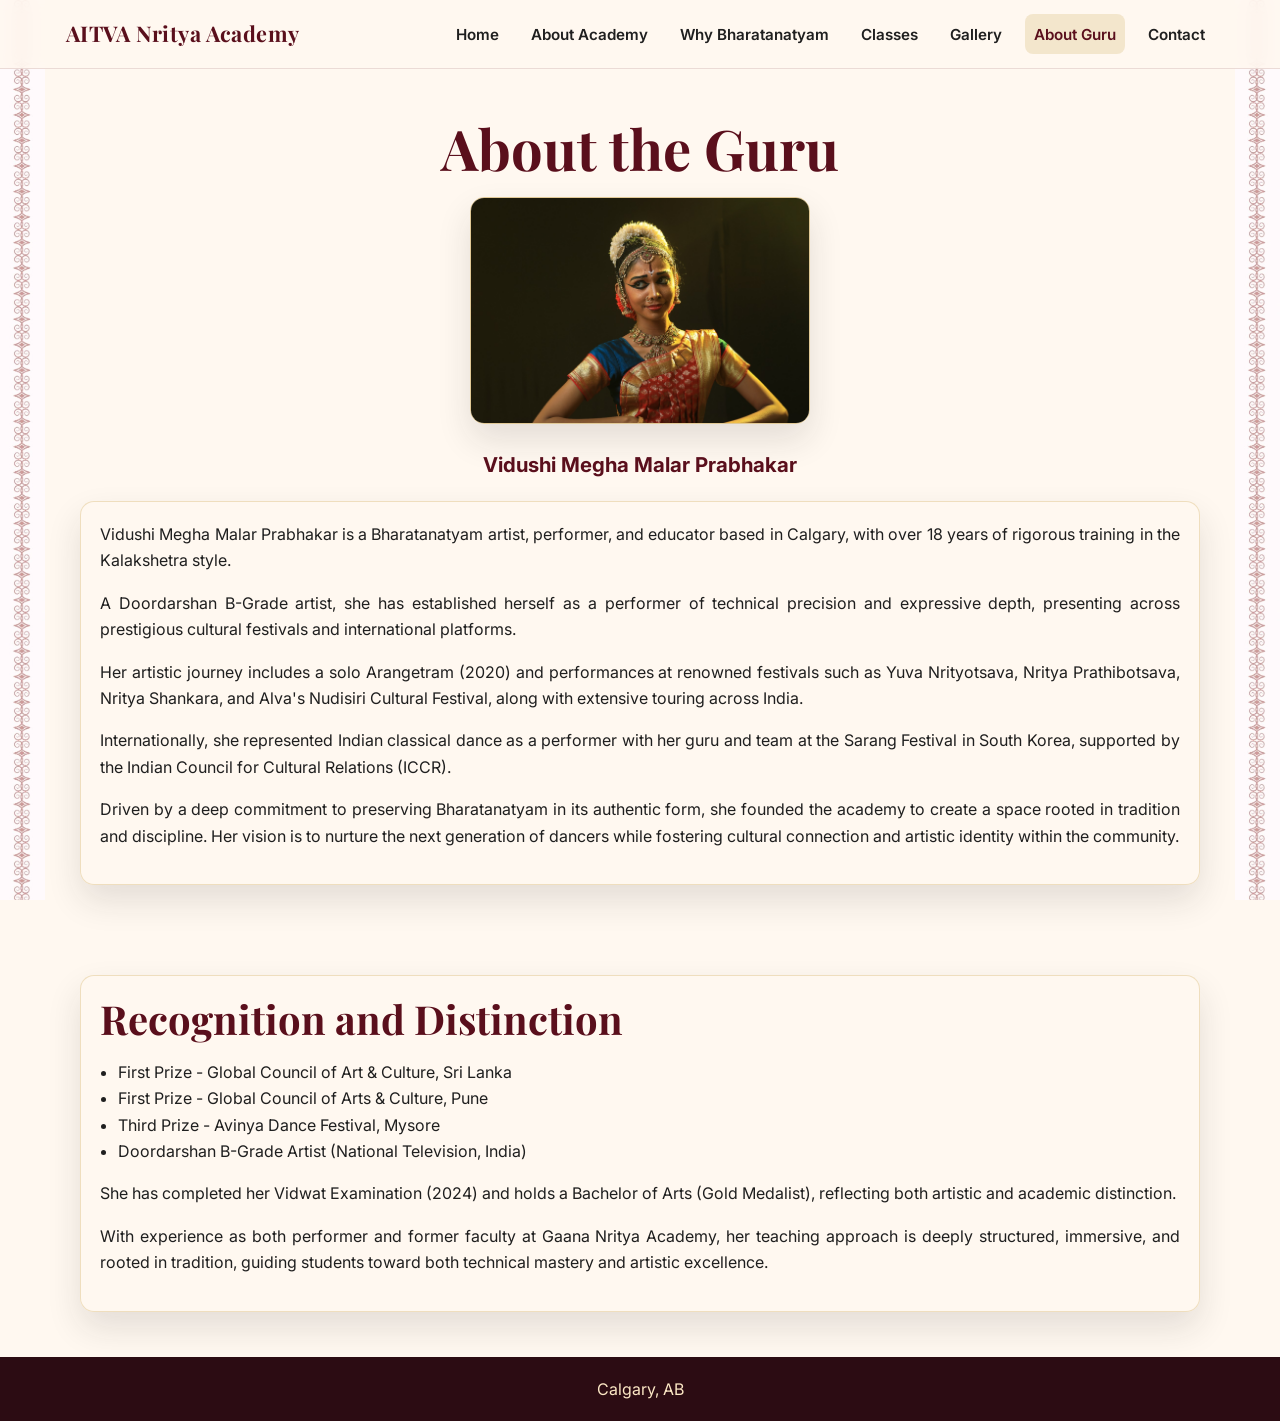
<file: about-guru.html>
<!doctype html>
<html lang="en-CA">
<head>
  <meta charset="UTF-8">
  <meta name="viewport" content="width=device-width, initial-scale=1.0">
  <title>Bharatanatyam Teacher in Calgary | Meet the Guru | AITVA</title>
  <link rel="preconnect" href="https://fonts.googleapis.com">
  <link rel="preconnect" href="https://fonts.gstatic.com" crossorigin>
  <link href="https://fonts.googleapis.com/css2?family=Inter:wght@400;500;600;700&family=Playfair+Display:wght@500;700;800&display=swap" rel="stylesheet">
  <link rel="stylesheet" href="style.css">
  <meta name="author" content="AITVA Nritya Academy">
  <meta name="robots" content="index, follow">
  <meta name="language" content="en-CA">
  <meta name="theme-color" content="#6D1F1F">
  <meta name="geo.region" content="CA-AB">
  <meta name="geo.placename" content="Calgary">
  <meta name="geo.position" content="51.0447;-114.0719">
  <meta name="ICBM" content="51.0447, -114.0719">
  <meta name="description" content="Meet the Bharatanatyam guru at AITVA Nritya Academy in Calgary and learn about her classical training, artistic lineage, and teaching philosophy.">
  <meta name="keywords" content="Bharatanatyam Teacher Calgary, Bharatanatyam Guru Calgary, Indian Dance Teacher Calgary, Classical Dance Instructor Calgary">
  <link rel="canonical" href="https://aitvanrityaacademy.ca/about-guru.html">
  <meta property="og:locale" content="en_CA">
  <meta property="og:type" content="website">
  <meta property="og:site_name" content="AITVA Nritya Academy">
  <meta property="og:title" content="Bharatanatyam Teacher in Calgary | Meet the Guru | AITVA">
  <meta property="og:description" content="Meet the Bharatanatyam guru behind AITVA Nritya Academy and learn about her artistic lineage and teaching philosophy.">
  <meta property="og:url" content="https://aitvanrityaacademy.ca/about-guru.html">
  <meta property="og:image" content="https://aitvanrityaacademy.ca/images/og-image.jpg">
  <meta name="twitter:card" content="summary_large_image">
  <meta name="twitter:title" content="Bharatanatyam Teacher in Calgary | Meet the Guru | AITVA">
  <meta name="twitter:description" content="Meet the Bharatanatyam guru at AITVA Nritya Academy in Calgary and learn about her dance journey.">
  <meta name="twitter:image" content="https://aitvanrityaacademy.ca/images/og-image.jpg">
  <link rel="icon" href="/favicon.ico" sizes="any">
  <link rel="icon" type="image/png" sizes="32x32" href="/favicon-32x32.png">
  <link rel="icon" type="image/png" sizes="16x16" href="/favicon-16x16.png">
  <link rel="apple-touch-icon" href="/apple-touch-icon.png">
  <link rel="manifest" href="/site.webmanifest">
  <script type="application/ld+json">
  [{"@context":"https://schema.org","@type":"Organization","@id":"https://aitvanrityaacademy.ca/about-guru.html#organization","name":"AITVA Nritya Academy","url":"https://aitvanrityaacademy.ca/about-guru.html","logo":"https://aitvanrityaacademy.ca/images/aitva-nritya-academy-logo.png","sameAs":["https://www.instagram.com/aitvanrityaacademy/","https://www.facebook.com/aitvanrityaacademy","https://wa.me/18257337040"]},{"@context":"https://schema.org","@type":"LocalBusiness","@id":"https://aitvanrityaacademy.ca/about-guru.html#localbusiness","name":"AITVA Nritya Academy","url":"https://aitvanrityaacademy.ca/about-guru.html","image":"https://aitvanrityaacademy.ca/images/og-image.jpg","telephone":"+1-825-733-7040","address":{"@type":"PostalAddress","addressLocality":"Calgary","addressRegion":"AB","addressCountry":"CA"},"areaServed":"NW Calgary","geo":{"@type":"GeoCoordinates","latitude":51.0447,"longitude":-114.0719},"sameAs":["https://www.instagram.com/aitvanrityaacademy/","https://www.facebook.com/aitvanrityaacademy","https://wa.me/18257337040"]},{"@context":"https://schema.org","@type":"DanceSchool","@id":"https://aitvanrityaacademy.ca/about-guru.html#danceschool","name":"AITVA Nritya Academy","url":"https://aitvanrityaacademy.ca/about-guru.html","description":"AITVA Nritya Academy offers Bharatanatyam classes in Calgary for kids and adults, rooted in the Kalakshetra tradition and focused on discipline, grace, and cultural excellence.","areaServed":"NW Calgary","address":{"@type":"PostalAddress","addressLocality":"Calgary","addressRegion":"AB","addressCountry":"CA"}},{"@context":"https://schema.org","@type":"WebSite","@id":"https://aitvanrityaacademy.ca/about-guru.html#website","name":"AITVA Nritya Academy","url":"https://aitvanrityaacademy.ca/about-guru.html","inLanguage":"en-CA","publisher":{"@id":"https://aitvanrityaacademy.ca/about-guru.html#organization"}},{"@context":"https://schema.org","@type":"BreadcrumbList","itemListElement":[{"@type":"ListItem","position":1,"name":"Home","item":"https://aitvanrityaacademy.ca/"},{"@type":"ListItem","position":2,"name":"About Guru","item":"https://aitvanrityaacademy.ca/about-guru.html"}]}]
  </script>
</head>
<body class="temple-layout about-guru-page">
  <header class="site-header">
    <div class="nav-wrap">
      <a class="brand" href="index.html">AITVA Nritya Academy</a>
      <button class="menu-btn" data-menu-btn aria-expanded="false" aria-label="Open menu">Menu</button>
      <nav class="nav-links" data-nav-links>
        <a href="index.html">Home</a>
        <a href="about-academy.html">About Academy</a>
        <a href="why-bharatanatyam.html">Why Bharatanatyam</a>
        <a href="classes-training.html">Classes</a>
        <a href="gallery.html">Gallery</a>
        <a href="about-guru.html" aria-current="page">About Guru</a>
        <a href="contact.html">Contact</a>
      </nav>
    </div>
  </header>

  <main>
    <section>
      <div class="container reveal guru-center">
        <h1>About the Guru</h1>
        <img src="assets/images/guru-stage-portrait.jpeg" alt="Vidushi Megha Malar Prabhakar portrait" class="guru-photo guru-photo-center">
        <p class="guru-name-line">Vidushi Megha Malar Prabhakar</p>
        <div class="content-panel interactive-panel">
          <p>Vidushi Megha Malar Prabhakar is a Bharatanatyam artist, performer, and educator based in Calgary, with over 18 years of rigorous training in the Kalakshetra style.</p>
          <p>A Doordarshan B-Grade artist, she has established herself as a performer of technical precision and expressive depth, presenting across prestigious cultural festivals and international platforms.</p>
          <p>Her artistic journey includes a solo Arangetram (2020) and performances at renowned festivals such as Yuva Nrityotsava, Nritya Prathibotsava, Nritya Shankara, and Alva's Nudisiri Cultural Festival, along with extensive touring across India.</p>
          <p>Internationally, she represented Indian classical dance as a performer with her guru and team at the Sarang Festival in South Korea, supported by the Indian Council for Cultural Relations (ICCR).</p>
          <p>Driven by a deep commitment to preserving Bharatanatyam in its authentic form, she founded the academy to create a space rooted in tradition and discipline. Her vision is to nurture the next generation of dancers while fostering cultural connection and artistic identity within the community.</p>
        </div>
      </div>
    </section>

    <section>
      <div class="container reveal content-panel interactive-panel">
        <h2>Recognition and Distinction</h2>
        <ul class="bullet-list">
          <li>First Prize - Global Council of Art & Culture, Sri Lanka</li>
          <li>First Prize - Global Council of Arts & Culture, Pune</li>
          <li>Third Prize - Avinya Dance Festival, Mysore</li>
          <li>Doordarshan B-Grade Artist (National Television, India)</li>
        </ul>
        <p>She has completed her Vidwat Examination (2024) and holds a Bachelor of Arts (Gold Medalist), reflecting both artistic and academic distinction.</p>
        <p>With experience as both performer and former faculty at Gaana Nritya Academy, her teaching approach is deeply structured, immersive, and rooted in tradition, guiding students toward both technical mastery and artistic excellence.</p>
      </div>
    </section>
  </main>

  <footer class="footer">
    <div class="container">Calgary, AB</div>
  </footer>

  <script src="script.js"></script>
</body>
</html>
</file>
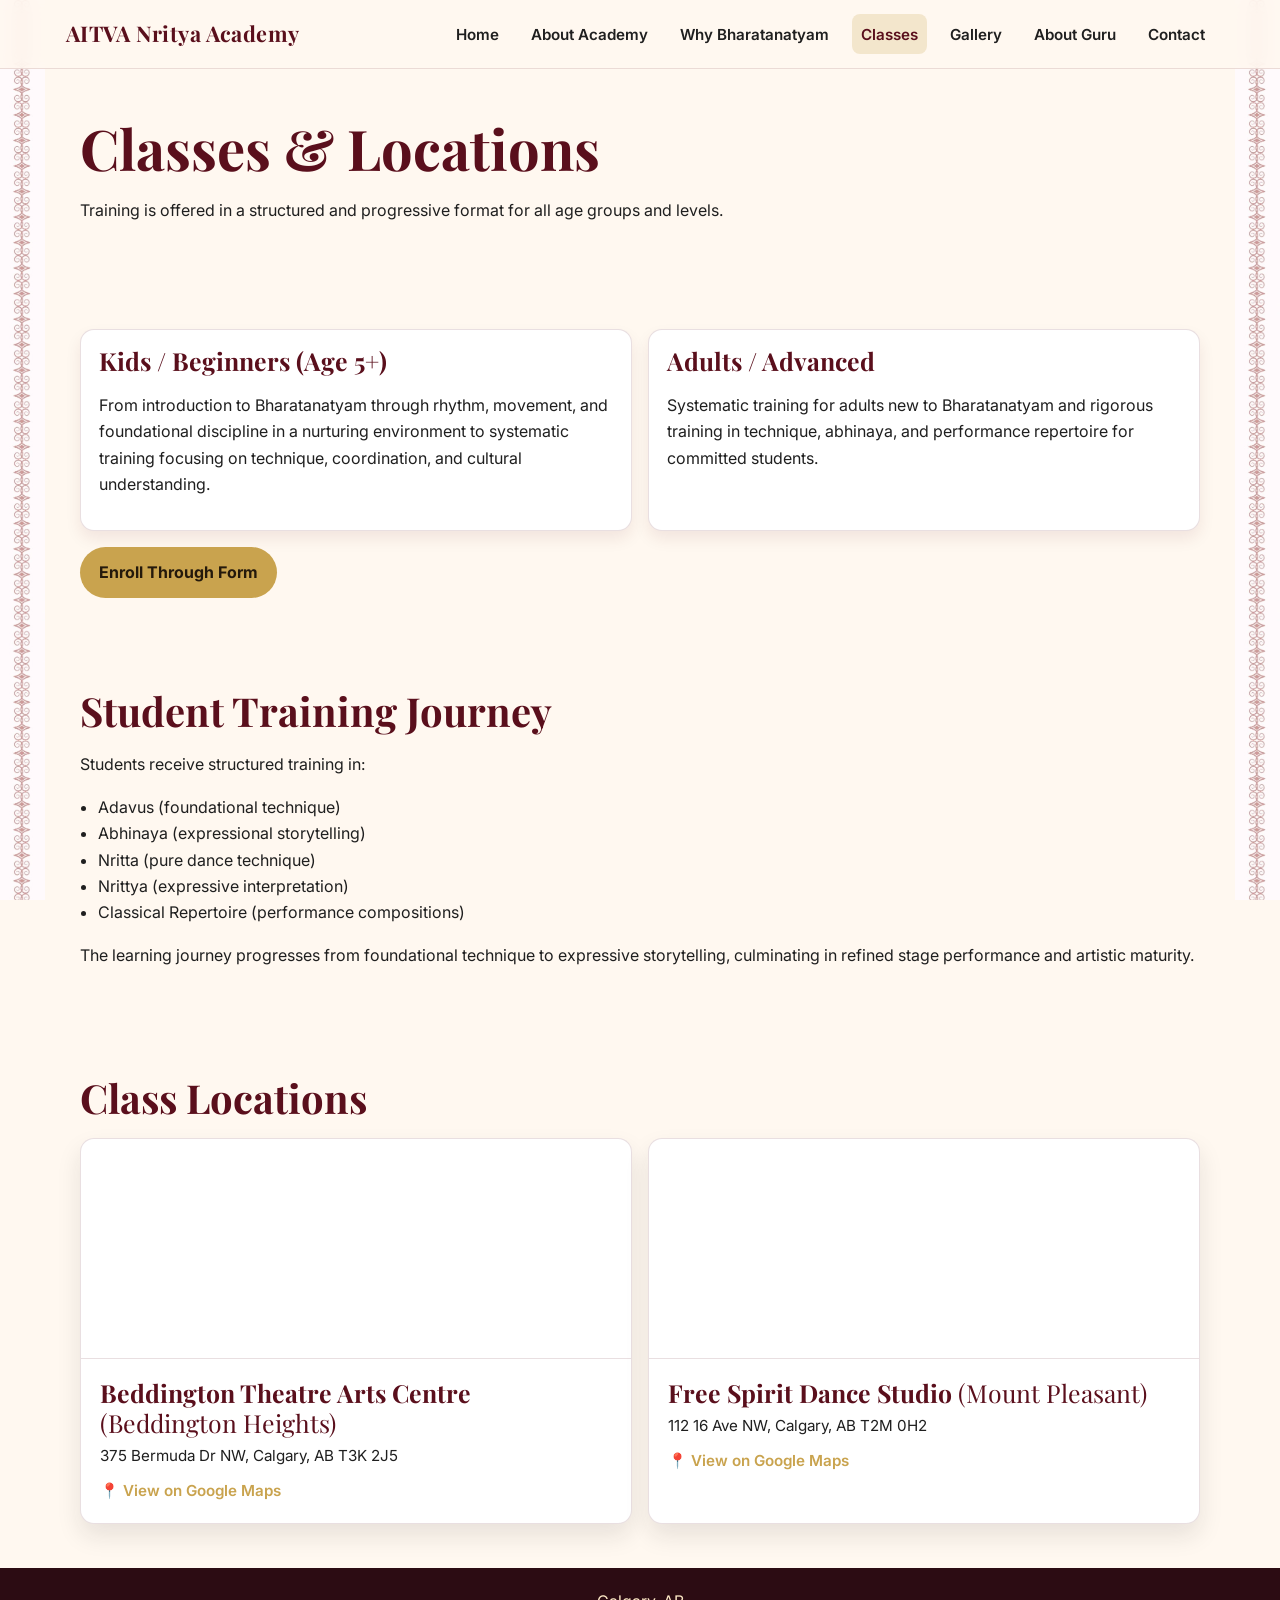
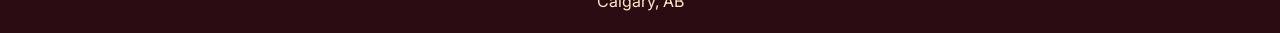
<file: classes-training.html>
<!doctype html>
<html lang="en-CA">
<head>
  <meta charset="UTF-8">
  <meta name="viewport" content="width=device-width, initial-scale=1.0">
  <title>Bharatanatyam Classes Calgary | Kids & Adults Dance Training</title>
  <link rel="preconnect" href="https://fonts.googleapis.com">
  <link rel="preconnect" href="https://fonts.gstatic.com" crossorigin>
  <link href="https://fonts.googleapis.com/css2?family=Inter:wght@400;500;600;700&family=Playfair+Display:wght@500;700;800&display=swap" rel="stylesheet">
  <link rel="stylesheet" href="style.css">
  <meta name="author" content="AITVA Nritya Academy">
  <meta name="robots" content="index, follow">
  <meta name="language" content="en-CA">
  <meta name="theme-color" content="#6D1F1F">
  <meta name="geo.region" content="CA-AB">
  <meta name="geo.placename" content="Calgary">
  <meta name="geo.position" content="51.0447;-114.0719">
  <meta name="ICBM" content="51.0447, -114.0719">
  <meta name="description" content="Explore Bharatanatyam classes in Calgary for kids and adults. Learn adavus, abhinaya, rhythm, posture, and performance in structured Indian classical dance training.">
  <meta name="keywords" content="Bharatanatyam Classes Calgary, Bharatanatyam Lessons Calgary, Indian Dance Classes Calgary, Kids Bharatanatyam Calgary, Adult Bharatanatyam Calgary">
  <link rel="canonical" href="https://aitvanrityaacademy.ca/classes-training.html">
  <meta property="og:locale" content="en_CA">
  <meta property="og:type" content="website">
  <meta property="og:site_name" content="AITVA Nritya Academy">
  <meta property="og:title" content="Bharatanatyam Classes Calgary | Kids & Adults Dance Training">
  <meta property="og:description" content="Structured Bharatanatyam classes in Calgary for kids and adults focused on technique, expression, rhythm, and stage confidence.">
  <meta property="og:url" content="https://aitvanrityaacademy.ca/classes-training.html">
  <meta property="og:image" content="https://aitvanrityaacademy.ca/images/og-image.jpg">
  <meta name="twitter:card" content="summary_large_image">
  <meta name="twitter:title" content="Bharatanatyam Classes Calgary | Kids & Adults Dance Training">
  <meta name="twitter:description" content="Join Bharatanatyam classes in Calgary for kids and adults. Learn technique, rhythm, and performance with AITVA.">
  <meta name="twitter:image" content="https://aitvanrityaacademy.ca/images/og-image.jpg">
  <link rel="icon" href="/favicon.ico" sizes="any">
  <link rel="icon" type="image/png" sizes="32x32" href="/favicon-32x32.png">
  <link rel="icon" type="image/png" sizes="16x16" href="/favicon-16x16.png">
  <link rel="apple-touch-icon" href="/apple-touch-icon.png">
  <link rel="manifest" href="/site.webmanifest">
  <script type="application/ld+json">
  [{"@context":"https://schema.org","@type":"Organization","@id":"https://aitvanrityaacademy.ca/classes-training.html#organization","name":"AITVA Nritya Academy","url":"https://aitvanrityaacademy.ca/classes-training.html","logo":"https://aitvanrityaacademy.ca/images/aitva-nritya-academy-logo.png","sameAs":["https://www.instagram.com/aitvanrityaacademy/","https://www.facebook.com/aitvanrityaacademy","https://wa.me/18257337040"]},{"@context":"https://schema.org","@type":"LocalBusiness","@id":"https://aitvanrityaacademy.ca/classes-training.html#localbusiness","name":"AITVA Nritya Academy","url":"https://aitvanrityaacademy.ca/classes-training.html","image":"https://aitvanrityaacademy.ca/images/og-image.jpg","telephone":"+1-825-733-7040","address":{"@type":"PostalAddress","addressLocality":"Calgary","addressRegion":"AB","addressCountry":"CA"},"areaServed":"NW Calgary","geo":{"@type":"GeoCoordinates","latitude":51.0447,"longitude":-114.0719},"sameAs":["https://www.instagram.com/aitvanrityaacademy/","https://www.facebook.com/aitvanrityaacademy","https://wa.me/18257337040"]},{"@context":"https://schema.org","@type":"DanceSchool","@id":"https://aitvanrityaacademy.ca/classes-training.html#danceschool","name":"AITVA Nritya Academy","url":"https://aitvanrityaacademy.ca/classes-training.html","description":"AITVA Nritya Academy offers Bharatanatyam classes in Calgary for kids and adults, rooted in the Kalakshetra tradition and focused on discipline, grace, and cultural excellence.","areaServed":"NW Calgary","address":{"@type":"PostalAddress","addressLocality":"Calgary","addressRegion":"AB","addressCountry":"CA"}},{"@context":"https://schema.org","@type":"WebSite","@id":"https://aitvanrityaacademy.ca/classes-training.html#website","name":"AITVA Nritya Academy","url":"https://aitvanrityaacademy.ca/classes-training.html","inLanguage":"en-CA","publisher":{"@id":"https://aitvanrityaacademy.ca/classes-training.html#organization"}},{"@context":"https://schema.org","@type":"BreadcrumbList","itemListElement":[{"@type":"ListItem","position":1,"name":"Home","item":"https://aitvanrityaacademy.ca/"},{"@type":"ListItem","position":2,"name":"Classes","item":"https://aitvanrityaacademy.ca/classes-training.html"}]}]
  </script>
</head>
<body class="temple-layout">
  <header class="site-header">
    <div class="nav-wrap">
      <a class="brand" href="index.html">AITVA Nritya Academy</a>
      <button class="menu-btn" data-menu-btn aria-expanded="false" aria-label="Open menu">Menu</button>
      <nav class="nav-links" data-nav-links>
        <a href="index.html">Home</a>
        <a href="about-academy.html">About Academy</a>
        <a href="why-bharatanatyam.html">Why Bharatanatyam</a>
        <a href="classes-training.html" aria-current="page">Classes</a>
        <a href="gallery.html">Gallery</a>
        <a href="about-guru.html">About Guru</a>
        <a href="contact.html">Contact</a>
      </nav>
    </div>
  </header>

  <main>
    <section>
      <div class="container reveal">
        <h1>Classes &amp; Locations</h1>
        <p>Training is offered in a structured and progressive format for all age groups and levels.</p>
      </div>
    </section>

    <section>
      <div class="container card-grid reveal two-col-cards">
        <article class="card interactive-panel">
          <h3>Kids / Beginners (Age 5+)</h3>
          <p>From introduction to Bharatanatyam through rhythm, movement, and foundational discipline in a nurturing environment to systematic training focusing on technique, coordination, and cultural understanding.</p>
        </article>
        <article class="card interactive-panel">
          <h3>Adults / Advanced</h3>
          <p>Systematic training for adults new to Bharatanatyam and rigorous training in technique, abhinaya, and performance repertoire for committed students.</p>
        </article>
      </div>
      <div class="container reveal classes-enroll-wrap">
        <a class="btn" href="https://forms.gle/SrurMNasvnaMcNtN6" target="_blank" rel="noopener noreferrer">Enroll Through Form</a>
      </div>
    </section>

    <section>
      <div class="container reveal">
        <h2>Student Training Journey</h2>
        <p>Students receive structured training in:</p>
        <ul class="bullet-list">
          <li>Adavus (foundational technique)</li>
          <li>Abhinaya (expressional storytelling)</li>
          <li>Nritta (pure dance technique)</li>
          <li>Nrittya (expressive interpretation)</li>
          <li>Classical Repertoire (performance compositions)</li>
        </ul>
        <p>The learning journey progresses from foundational technique to expressive storytelling, culminating in refined stage performance and artistic maturity.</p>
      </div>
    </section>

    <section>
      <div class="container reveal">
        <h2>Class Locations</h2>
        <div class="location-grid">
          <article class="location-card interactive-panel">
            <iframe src="https://www.google.com/maps/embed?pb=!1m18!1m12!1m3!1d2513.5428640234537!2d-114.0934!3d51.037!2m3!1f0!2f0!3f0!3m2!1i1024!2i768!4f13.1!3m3!1m2!1s0x53716e4cf0c0001d%3A0x8e0c7e7e7e7e7e7e!2s375%20Bermuda%20Dr%20NW%2C%20Calgary%2C%20AB%20T3K%202J5!5e0!3m2!1sen!2sca!4v1619820000000" class="location-map" allowfullscreen="" loading="lazy" referrerpolicy="no-referrer-when-downgrade"></iframe>
            <div class="location-content">
              <h3>Beddington Theatre Arts Centre <span class="location-bracket">(Beddington Heights)</span></h3>
              <p class="location-address">375 Bermuda Dr NW, Calgary, AB T3K 2J5</p>
              <a href="https://maps.app.goo.gl/AJ9manx3DWNW7inA6" target="_blank" rel="noopener noreferrer" class="location-map-link">📍 View on Google Maps</a>
            </div>
          </article>
          <article class="location-card interactive-panel">
            <iframe src="https://www.google.com/maps/embed?pb=!1m18!1m12!1m3!1d2511.6340639835625!2d-114.0738!3d51.052!2m3!1f0!2f0!3f0!3m2!1i1024!2i768!4f13.1!3m3!1m2!1s0x53716d0000000001%3A0x1111111111111111!2s112%2016%20Ave%20NW%2C%20Calgary%2C%20AB%20T2M%200H2!5e0!3m2!1sen!2sca!4v1619820000000" class="location-map" allowfullscreen="" loading="lazy" referrerpolicy="no-referrer-when-downgrade"></iframe>
            <div class="location-content">
              <h3>Free Spirit Dance Studio <span class="location-bracket">(Mount Pleasant)</span></h3>
              <p class="location-address">112 16 Ave NW, Calgary, AB T2M 0H2</p>
              <a href="https://maps.app.goo.gl/2w1J3edVR17TQvwJ9" target="_blank" rel="noopener noreferrer" class="location-map-link">📍 View on Google Maps</a>
            </div>
          </article>
        </div>
      </div>
    </section>
  </main>

  <footer class="footer">
    <div class="container">Calgary, AB</div>
  </footer>

  <script src="script.js"></script>
</body>
</html>
</file>
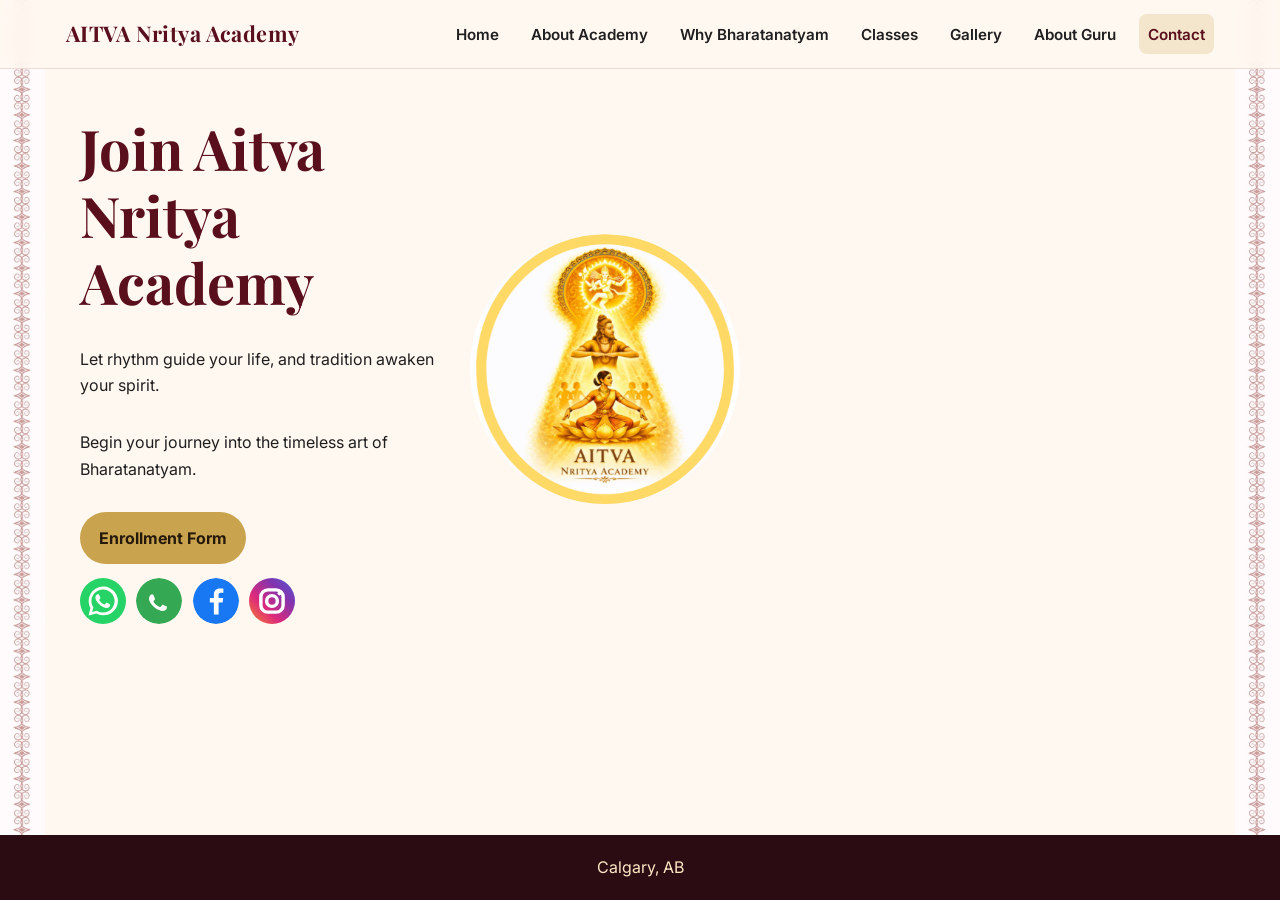
<file: contact.html>
<!doctype html>
<html lang="en-CA">
<head>
  <meta charset="UTF-8">
  <meta name="viewport" content="width=device-width, initial-scale=1.0">
  <title>Contact AITVA Nritya Academy | Bharatanatyam Classes Calgary</title>
  <link rel="preconnect" href="https://fonts.googleapis.com">
  <link rel="preconnect" href="https://fonts.gstatic.com" crossorigin>
  <link href="https://fonts.googleapis.com/css2?family=Inter:wght@400;500;600;700&family=Playfair+Display:wght@500;700;800&display=swap" rel="stylesheet">
  <link rel="stylesheet" href="style.css">
  <meta name="author" content="AITVA Nritya Academy">
  <meta name="robots" content="index, follow">
  <meta name="language" content="en-CA">
  <meta name="theme-color" content="#6D1F1F">
  <meta name="geo.region" content="CA-AB">
  <meta name="geo.placename" content="Calgary">
  <meta name="geo.position" content="51.0447;-114.0719">
  <meta name="ICBM" content="51.0447, -114.0719">
  <meta name="description" content="Contact AITVA Nritya Academy for Bharatanatyam class registration in Calgary. Kids and adult dance classes available in NW Calgary. Book your spot today.">
  <meta name="keywords" content="Bharatanatyam Calgary Contact, Bharatanatyam Registration Calgary, Dance Classes NW Calgary, Indian Dance Contact Calgary">
  <link rel="canonical" href="https://aitvanrityaacademy.ca/contact.html">
  <meta property="og:locale" content="en_CA">
  <meta property="og:type" content="website">
  <meta property="og:site_name" content="AITVA Nritya Academy">
  <meta property="og:title" content="Contact AITVA Nritya Academy | Bharatanatyam Classes Calgary">
  <meta property="og:description" content="Contact AITVA Nritya Academy for Bharatanatyam class schedules, registration, and inquiries in Calgary.">
  <meta property="og:url" content="https://aitvanrityaacademy.ca/contact.html">
  <meta property="og:image" content="https://aitvanrityaacademy.ca/images/og-image.jpg">
  <meta name="twitter:card" content="summary_large_image">
  <meta name="twitter:title" content="Contact AITVA Nritya Academy | Bharatanatyam Classes Calgary">
  <meta name="twitter:description" content="Contact AITVA Nritya Academy for Bharatanatyam registration, schedules, and class inquiries in Calgary.">
  <meta name="twitter:image" content="https://aitvanrityaacademy.ca/images/og-image.jpg">
  <link rel="icon" href="/favicon.ico" sizes="any">
  <link rel="icon" type="image/png" sizes="32x32" href="/favicon-32x32.png">
  <link rel="icon" type="image/png" sizes="16x16" href="/favicon-16x16.png">
  <link rel="apple-touch-icon" href="/apple-touch-icon.png">
  <link rel="manifest" href="/site.webmanifest">
  <script type="application/ld+json">
  [{"@context":"https://schema.org","@type":"Organization","@id":"https://aitvanrityaacademy.ca/contact.html#organization","name":"AITVA Nritya Academy","url":"https://aitvanrityaacademy.ca/contact.html","logo":"https://aitvanrityaacademy.ca/images/aitva-nritya-academy-logo.png","sameAs":["https://www.instagram.com/aitvanrityaacademy/","https://www.facebook.com/aitvanrityaacademy","https://wa.me/18257337040"]},{"@context":"https://schema.org","@type":"LocalBusiness","@id":"https://aitvanrityaacademy.ca/contact.html#localbusiness","name":"AITVA Nritya Academy","url":"https://aitvanrityaacademy.ca/contact.html","image":"https://aitvanrityaacademy.ca/images/og-image.jpg","telephone":"+1-825-733-7040","address":{"@type":"PostalAddress","addressLocality":"Calgary","addressRegion":"AB","addressCountry":"CA"},"areaServed":"NW Calgary","geo":{"@type":"GeoCoordinates","latitude":51.0447,"longitude":-114.0719},"sameAs":["https://www.instagram.com/aitvanrityaacademy/","https://www.facebook.com/aitvanrityaacademy","https://wa.me/18257337040"]},{"@context":"https://schema.org","@type":"DanceSchool","@id":"https://aitvanrityaacademy.ca/contact.html#danceschool","name":"AITVA Nritya Academy","url":"https://aitvanrityaacademy.ca/contact.html","description":"AITVA Nritya Academy offers Bharatanatyam classes in Calgary for kids and adults, rooted in the Kalakshetra tradition and focused on discipline, grace, and cultural excellence.","areaServed":"NW Calgary","address":{"@type":"PostalAddress","addressLocality":"Calgary","addressRegion":"AB","addressCountry":"CA"}},{"@context":"https://schema.org","@type":"WebSite","@id":"https://aitvanrityaacademy.ca/contact.html#website","name":"AITVA Nritya Academy","url":"https://aitvanrityaacademy.ca/contact.html","inLanguage":"en-CA","publisher":{"@id":"https://aitvanrityaacademy.ca/contact.html#organization"}},{"@context":"https://schema.org","@type":"BreadcrumbList","itemListElement":[{"@type":"ListItem","position":1,"name":"Home","item":"https://aitvanrityaacademy.ca/"},{"@type":"ListItem","position":2,"name":"Contact","item":"https://aitvanrityaacademy.ca/contact.html"}]}]
  </script>
</head>
<body class="temple-layout">
  <header class="site-header">
    <div class="nav-wrap">
      <a class="brand" href="index.html">AITVA Nritya Academy</a>
      <button class="menu-btn" data-menu-btn aria-expanded="false" aria-label="Open menu">Menu</button>
      <nav class="nav-links" data-nav-links>
        <a href="index.html">Home</a>
        <a href="about-academy.html">About Academy</a>
        <a href="why-bharatanatyam.html">Why Bharatanatyam</a>
        <a href="classes-training.html">Classes</a>
        <a href="gallery.html">Gallery</a>
        <a href="about-guru.html">About Guru</a>
        <a href="contact.html" aria-current="page">Contact</a>
      </nav>
    </div>
  </header>

  <main>
    <section>
      <div class="container reveal contact-layout">
        <div class="contact-actions">
          <h1>Join Aitva Nritya Academy</h1>
          <p>Let rhythm guide your life, and tradition awaken your spirit.</p>
          <p>Begin your journey into the timeless art of Bharatanatyam.</p>
          <a class="btn" href="https://forms.gle/SrurMNasvnaMcNtN6" target="_blank" rel="noopener noreferrer">Enrollment Form</a>

          <div class="contact-inline" aria-label="Primary contact links">
            <a class="icon-btn" href="https://wa.me/18257337040" target="_blank" rel="noopener noreferrer" aria-label="WhatsApp" title="WhatsApp">
              <img src="assets/images/whatsapp-app-logo.svg" alt="WhatsApp">
            </a>
            <a class="icon-btn" href="tel:+18257337040" aria-label="Call" title="Call">
              <img src="assets/images/call-app-logo.svg" alt="Call">
            </a>
            <a class="icon-btn" href="https://www.facebook.com/profile.php?id=61568330075896" target="_blank" rel="noopener noreferrer" aria-label="Facebook" title="Facebook">
              <img src="assets/images/facebook-app-logo.svg" alt="Facebook">
            </a>
            <a class="icon-btn" href="https://www.instagram.com/aitvanrityaacademy" target="_blank" rel="noopener noreferrer" aria-label="Instagram" title="Instagram">
              <svg viewBox="0 0 24 24" aria-hidden="true">
                <defs>
                  <linearGradient id="igGradient" x1="0" y1="1" x2="1" y2="0">
                    <stop offset="0%" stop-color="#F58529"></stop>
                    <stop offset="35%" stop-color="#DD2A7B"></stop>
                    <stop offset="70%" stop-color="#8134AF"></stop>
                    <stop offset="100%" stop-color="#515BD4"></stop>
                  </linearGradient>
                </defs>
                <rect width="24" height="24" rx="12" fill="url(#igGradient)"></rect>
                <rect x="6.2" y="6.2" width="11.6" height="11.6" rx="3.6" fill="none" stroke="#fff" stroke-width="1.8"></rect>
                <circle cx="12" cy="12" r="2.8" fill="none" stroke="#fff" stroke-width="1.8"></circle>
                <circle cx="16" cy="8" r="1.1" fill="#fff"></circle>
              </svg>
            </a>
          </div>
        </div>

        <div class="contact-logo-wrap">
          <img class="academy-logo" src="assets/images/aitva-logo.png" alt="AITVA Nritya Academy logo">
        </div>
      </div>
    </section>
  </main>

  <footer class="footer">
    <div class="container">Calgary, AB</div>
  </footer>

  <script src="script.js"></script>
</body>
</html>
</file>
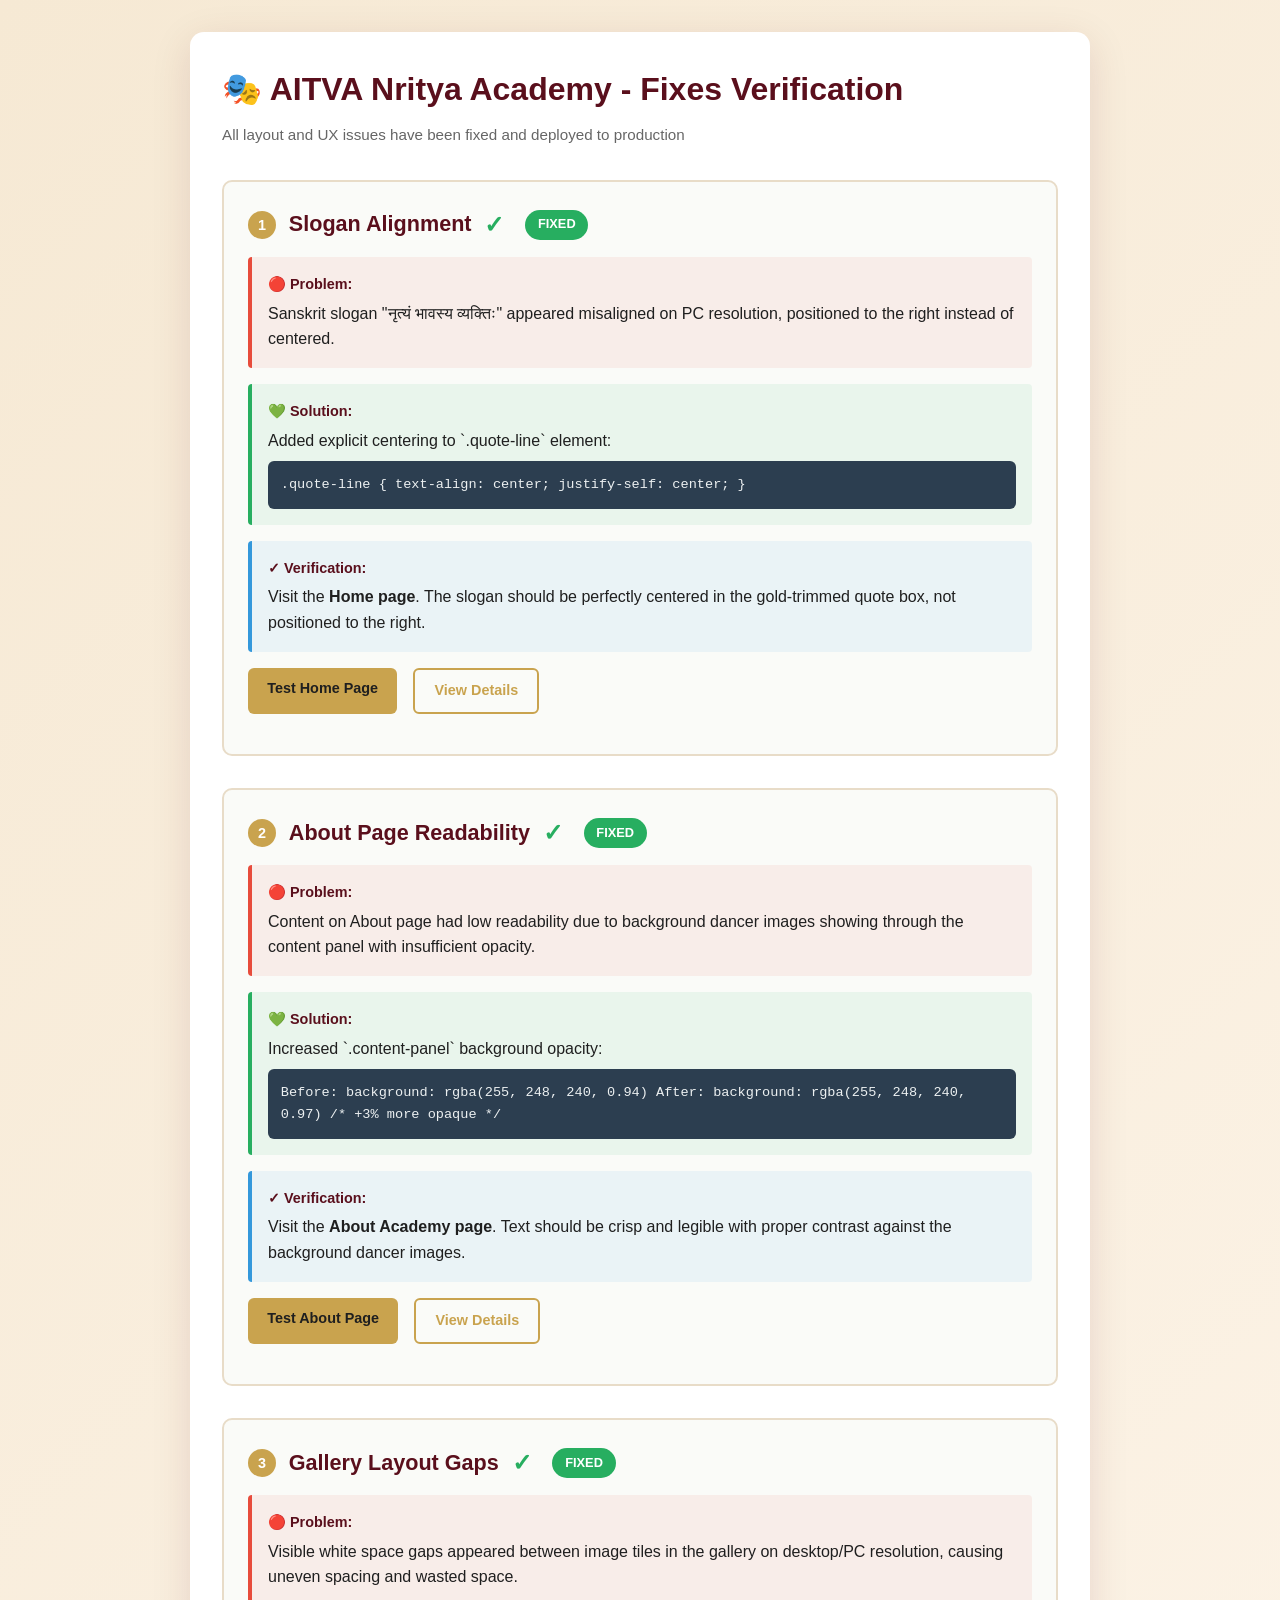
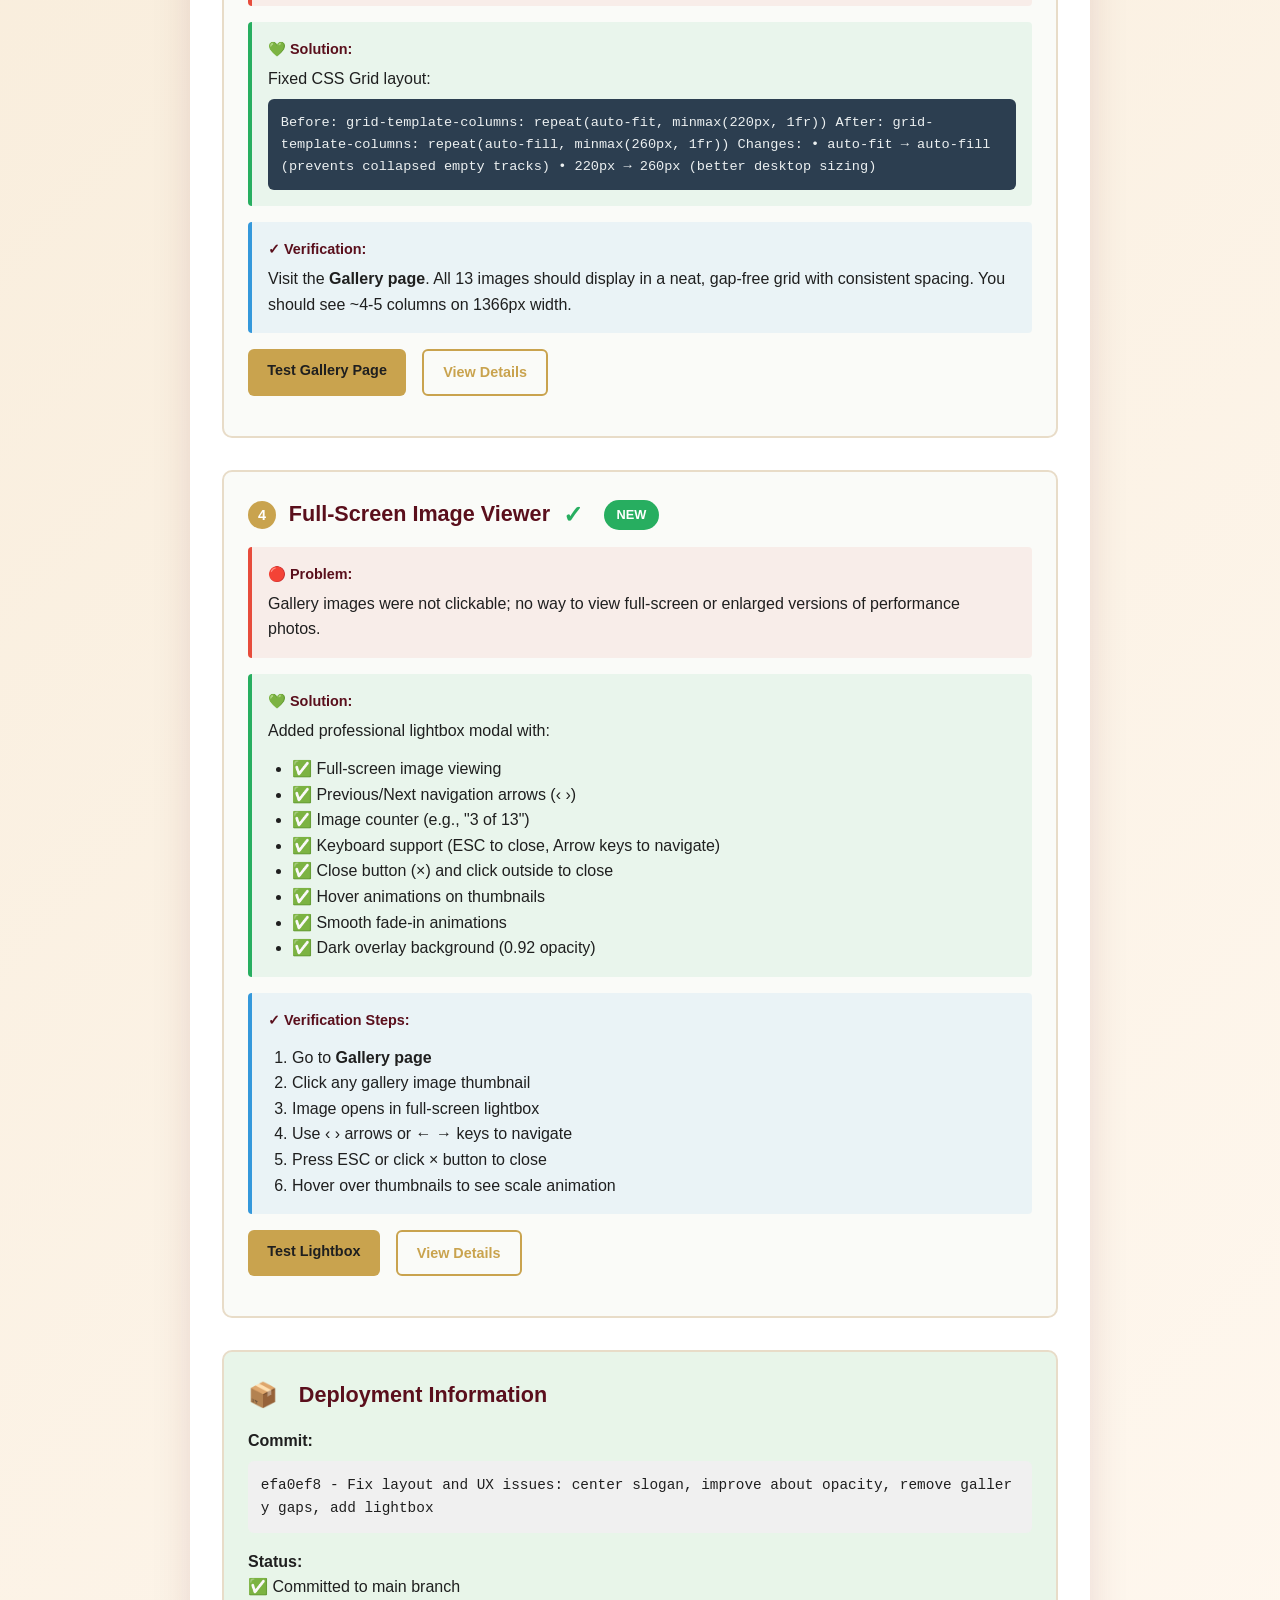
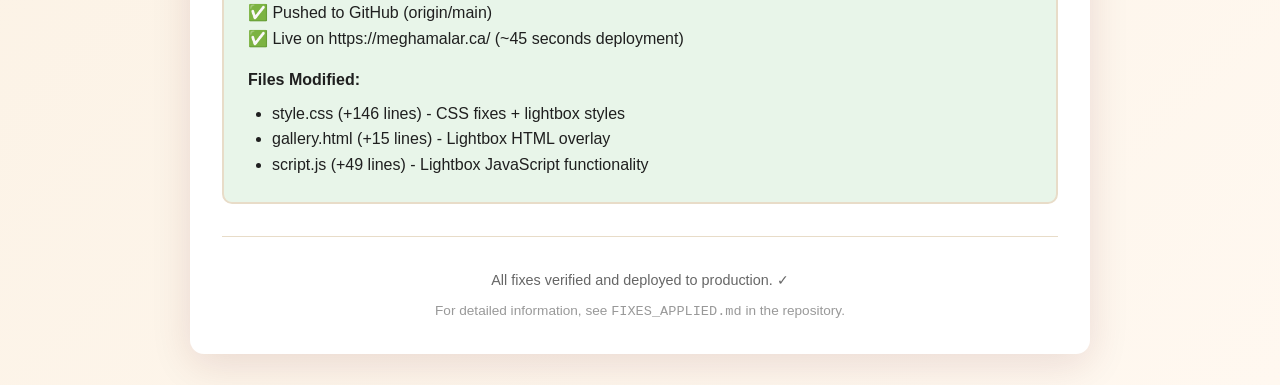
<file: VERIFICATION_CHECKLIST.html>
<!DOCTYPE html>
<html lang="en">
<head>
  <meta charset="UTF-8">
  <meta name="viewport" content="width=device-width, initial-scale=1.0">
  <title>AITVA - Fixes Verification Checklist</title>
  <style>
    * {
      margin: 0;
      padding: 0;
      box-sizing: border-box;
    }

    body {
      font-family: "Inter", -apple-system, BlinkMacSystemFont, "Segoe UI", sans-serif;
      background: linear-gradient(135deg, #f6e9d4 0%, #fff8f0 100%);
      padding: 2rem;
      line-height: 1.6;
      color: #1f1f1f;
    }

    .container {
      max-width: 900px;
      margin: 0 auto;
      background: white;
      border-radius: 14px;
      padding: 2rem;
      box-shadow: 0 10px 40px rgba(90, 15, 28, 0.12);
    }

    h1 {
      color: #5a0f1c;
      margin-bottom: 0.5rem;
      font-size: 2rem;
    }

    .subtitle {
      color: #666;
      margin-bottom: 2rem;
      font-size: 0.95rem;
    }

    .fix-section {
      margin-bottom: 2rem;
      padding: 1.5rem;
      border: 2px solid #e8dcc8;
      border-radius: 10px;
      background: #fafbf8;
    }

    .fix-section h2 {
      color: #5a0f1c;
      margin-bottom: 0.8rem;
      font-size: 1.35rem;
      display: flex;
      align-items: center;
      gap: 0.8rem;
    }

    .check-icon {
      font-size: 1.5rem;
      color: #27ae60;
      font-weight: bold;
    }

    .fix-number {
      display: inline-block;
      background: #c9a34e;
      color: white;
      width: 28px;
      height: 28px;
      border-radius: 50%;
      text-align: center;
      line-height: 28px;
      font-weight: 600;
      font-size: 0.9rem;
    }

    .problem, .solution, .verification, .links {
      margin-bottom: 1rem;
    }

    .problem, .solution, .verification {
      padding: 1rem;
      border-left: 4px solid #c9a34e;
      background: rgba(201, 163, 78, 0.08);
      border-radius: 4px;
    }

    .problem {
      border-color: #e74c3c;
      background: rgba(231, 76, 60, 0.08);
    }

    .solution {
      border-color: #27ae60;
      background: rgba(39, 174, 96, 0.08);
    }

    .verification {
      border-color: #3498db;
      background: rgba(52, 152, 219, 0.08);
    }

    .label {
      font-weight: 600;
      color: #5a0f1c;
      display: block;
      margin-bottom: 0.3rem;
      font-size: 0.9rem;
    }

    .code {
      background: #2c3e50;
      color: #ecf0f1;
      padding: 0.8rem;
      border-radius: 6px;
      font-family: "Courier New", monospace;
      font-size: 0.85rem;
      overflow-x: auto;
      margin-top: 0.5rem;
    }

    .links {
      display: flex;
      gap: 1rem;
      flex-wrap: wrap;
    }

    .link-btn {
      display: inline-block;
      padding: 0.6rem 1.2rem;
      background: #c9a34e;
      color: #1f1f1f;
      text-decoration: none;
      border-radius: 6px;
      font-weight: 600;
      transition: all 0.3s;
      font-size: 0.9rem;
    }

    .link-btn:hover {
      background: #b8922f;
      transform: translateY(-2px);
      box-shadow: 0 4px 12px rgba(201, 163, 78, 0.4);
    }

    .link-btn.secondary {
      background: transparent;
      border: 2px solid #c9a34e;
      color: #c9a34e;
    }

    .link-btn.secondary:hover {
      background: rgba(201, 163, 78, 0.1);
    }

    .footer {
      margin-top: 2rem;
      padding-top: 2rem;
      border-top: 1px solid #e8dcc8;
      text-align: center;
      color: #666;
      font-size: 0.9rem;
    }

    .status-badge {
      display: inline-block;
      padding: 0.3rem 0.8rem;
      background: #27ae60;
      color: white;
      border-radius: 20px;
      font-size: 0.8rem;
      font-weight: 600;
      margin-left: 0.5rem;
    }

    .commit {
      background: #f0f0f0;
      padding: 0.8rem;
      border-radius: 6px;
      font-family: monospace;
      font-size: 0.9rem;
      margin-top: 0.5rem;
      word-break: break-all;
    }

    @media (max-width: 768px) {
      .container {
        padding: 1rem;
      }

      h1 {
        font-size: 1.5rem;
      }

      .fix-section h2 {
        font-size: 1.1rem;
      }

      .links {
        flex-direction: column;
      }

      .link-btn {
        text-align: center;
        width: 100%;
      }
    }
  </style>
</head>
<body>
  <div class="container">
    <h1>🎭 AITVA Nritya Academy - Fixes Verification</h1>
    <p class="subtitle">All layout and UX issues have been fixed and deployed to production</p>

    <!-- Fix 1: Slogan Alignment -->
    <div class="fix-section">
      <h2>
        <span class="fix-number">1</span>
        <span>Slogan Alignment</span>
        <span class="check-icon">✓</span>
        <span class="status-badge">FIXED</span>
      </h2>

      <div class="problem">
        <span class="label">🔴 Problem:</span>
        <p>Sanskrit slogan "नृत्यं भावस्य व्यक्तिः" appeared misaligned on PC resolution, positioned to the right instead of centered.</p>
      </div>

      <div class="solution">
        <span class="label">💚 Solution:</span>
        <p>Added explicit centering to `.quote-line` element:</p>
        <div class="code">
.quote-line {
  text-align: center;
  justify-self: center;
}
        </div>
      </div>

      <div class="verification">
        <span class="label">✓ Verification:</span>
        <p>Visit the <strong>Home page</strong>. The slogan should be perfectly centered in the gold-trimmed quote box, not positioned to the right.</p>
      </div>

      <div class="links">
        <a href="https://meghamalar.ca/" target="_blank" rel="noopener" class="link-btn">Test Home Page</a>
        <a href="FIXES_APPLIED.md" class="link-btn secondary">View Details</a>
      </div>
    </div>

    <!-- Fix 2: About Page Opacity -->
    <div class="fix-section">
      <h2>
        <span class="fix-number">2</span>
        <span>About Page Readability</span>
        <span class="check-icon">✓</span>
        <span class="status-badge">FIXED</span>
      </h2>

      <div class="problem">
        <span class="label">🔴 Problem:</span>
        <p>Content on About page had low readability due to background dancer images showing through the content panel with insufficient opacity.</p>
      </div>

      <div class="solution">
        <span class="label">💚 Solution:</span>
        <p>Increased `.content-panel` background opacity:</p>
        <div class="code">
Before: background: rgba(255, 248, 240, 0.94)
After:  background: rgba(255, 248, 240, 0.97)  /* +3% more opaque */
        </div>
      </div>

      <div class="verification">
        <span class="label">✓ Verification:</span>
        <p>Visit the <strong>About Academy page</strong>. Text should be crisp and legible with proper contrast against the background dancer images.</p>
      </div>

      <div class="links">
        <a href="https://meghamalar.ca/megha_malar_dance_academy/about-academy.html" target="_blank" rel="noopener" class="link-btn">Test About Page</a>
        <a href="FIXES_APPLIED.md" class="link-btn secondary">View Details</a>
      </div>
    </div>

    <!-- Fix 3: Gallery Grid Gaps -->
    <div class="fix-section">
      <h2>
        <span class="fix-number">3</span>
        <span>Gallery Layout Gaps</span>
        <span class="check-icon">✓</span>
        <span class="status-badge">FIXED</span>
      </h2>

      <div class="problem">
        <span class="label">🔴 Problem:</span>
        <p>Visible white space gaps appeared between image tiles in the gallery on desktop/PC resolution, causing uneven spacing and wasted space.</p>
      </div>

      <div class="solution">
        <span class="label">💚 Solution:</span>
        <p>Fixed CSS Grid layout:</p>
        <div class="code">
Before: grid-template-columns: repeat(auto-fit, minmax(220px, 1fr))
After:  grid-template-columns: repeat(auto-fill, minmax(260px, 1fr))

Changes:
• auto-fit → auto-fill (prevents collapsed empty tracks)
• 220px → 260px (better desktop sizing)
        </div>
      </div>

      <div class="verification">
        <span class="label">✓ Verification:</span>
        <p>Visit the <strong>Gallery page</strong>. All 13 images should display in a neat, gap-free grid with consistent spacing. You should see ~4-5 columns on 1366px width.</p>
      </div>

      <div class="links">
        <a href="https://meghamalar.ca/megha_malar_dance_academy/gallery.html" target="_blank" rel="noopener" class="link-btn">Test Gallery Page</a>
        <a href="FIXES_APPLIED.md" class="link-btn secondary">View Details</a>
      </div>
    </div>

    <!-- Fix 4: Lightbox Image Viewer -->
    <div class="fix-section">
      <h2>
        <span class="fix-number">4</span>
        <span>Full-Screen Image Viewer</span>
        <span class="check-icon">✓</span>
        <span class="status-badge">NEW</span>
      </h2>

      <div class="problem">
        <span class="label">🔴 Problem:</span>
        <p>Gallery images were not clickable; no way to view full-screen or enlarged versions of performance photos.</p>
      </div>

      <div class="solution">
        <span class="label">💚 Solution:</span>
        <p>Added professional lightbox modal with:</p>
        <ul style="margin-top: 0.8rem; margin-left: 1.5rem;">
          <li>✅ Full-screen image viewing</li>
          <li>✅ Previous/Next navigation arrows (‹ ›)</li>
          <li>✅ Image counter (e.g., "3 of 13")</li>
          <li>✅ Keyboard support (ESC to close, Arrow keys to navigate)</li>
          <li>✅ Close button (×) and click outside to close</li>
          <li>✅ Hover animations on thumbnails</li>
          <li>✅ Smooth fade-in animations</li>
          <li>✅ Dark overlay background (0.92 opacity)</li>
        </ul>
      </div>

      <div class="verification">
        <span class="label">✓ Verification Steps:</span>
        <ol style="margin-top: 0.8rem; margin-left: 1.5rem;">
          <li>Go to <strong>Gallery page</strong></li>
          <li>Click any gallery image thumbnail</li>
          <li>Image opens in full-screen lightbox</li>
          <li>Use ‹ › arrows or ← → keys to navigate</li>
          <li>Press ESC or click × button to close</li>
          <li>Hover over thumbnails to see scale animation</li>
        </ol>
      </div>

      <div class="links">
        <a href="https://meghamalar.ca/megha_malar_dance_academy/gallery.html" target="_blank" rel="noopener" class="link-btn">Test Lightbox</a>
        <a href="FIXES_APPLIED.md" class="link-btn secondary">View Details</a>
      </div>
    </div>

    <!-- Deployment Info -->
    <div class="fix-section" style="background: #e8f5e9;">
      <h2 style="margin-bottom: 0;">
        <span style="font-size: 1.5rem; margin-right: 0.5rem;">📦</span>
        <span>Deployment Information</span>
      </h2>
      
      <p style="margin-top: 0.8rem;"><strong>Commit:</strong></p>
      <div class="commit">efa0ef8 - Fix layout and UX issues: center slogan, improve about opacity, remove gallery gaps, add lightbox</div>
      
      <p style="margin-top: 1rem;"><strong>Status:</strong></p>
      <p>✅ Committed to main branch</p>
      <p>✅ Pushed to GitHub (origin/main)</p>
      <p>✅ Live on https://meghamalar.ca/ (~45 seconds deployment)</p>
      
      <p style="margin-top: 1rem;"><strong>Files Modified:</strong></p>
      <ul style="margin-left: 1.5rem; margin-top: 0.5rem;">
        <li>style.css (+146 lines) - CSS fixes + lightbox styles</li>
        <li>gallery.html (+15 lines) - Lightbox HTML overlay</li>
        <li>script.js (+49 lines) - Lightbox JavaScript functionality</li>
      </ul>
    </div>

    <div class="footer">
      <p>All fixes verified and deployed to production. ✓</p>
      <p style="margin-top: 0.5rem; font-size: 0.85rem; color: #999;">
        For detailed information, see <code>FIXES_APPLIED.md</code> in the repository.
      </p>
    </div>
  </div>
</body>
</html>
</file>
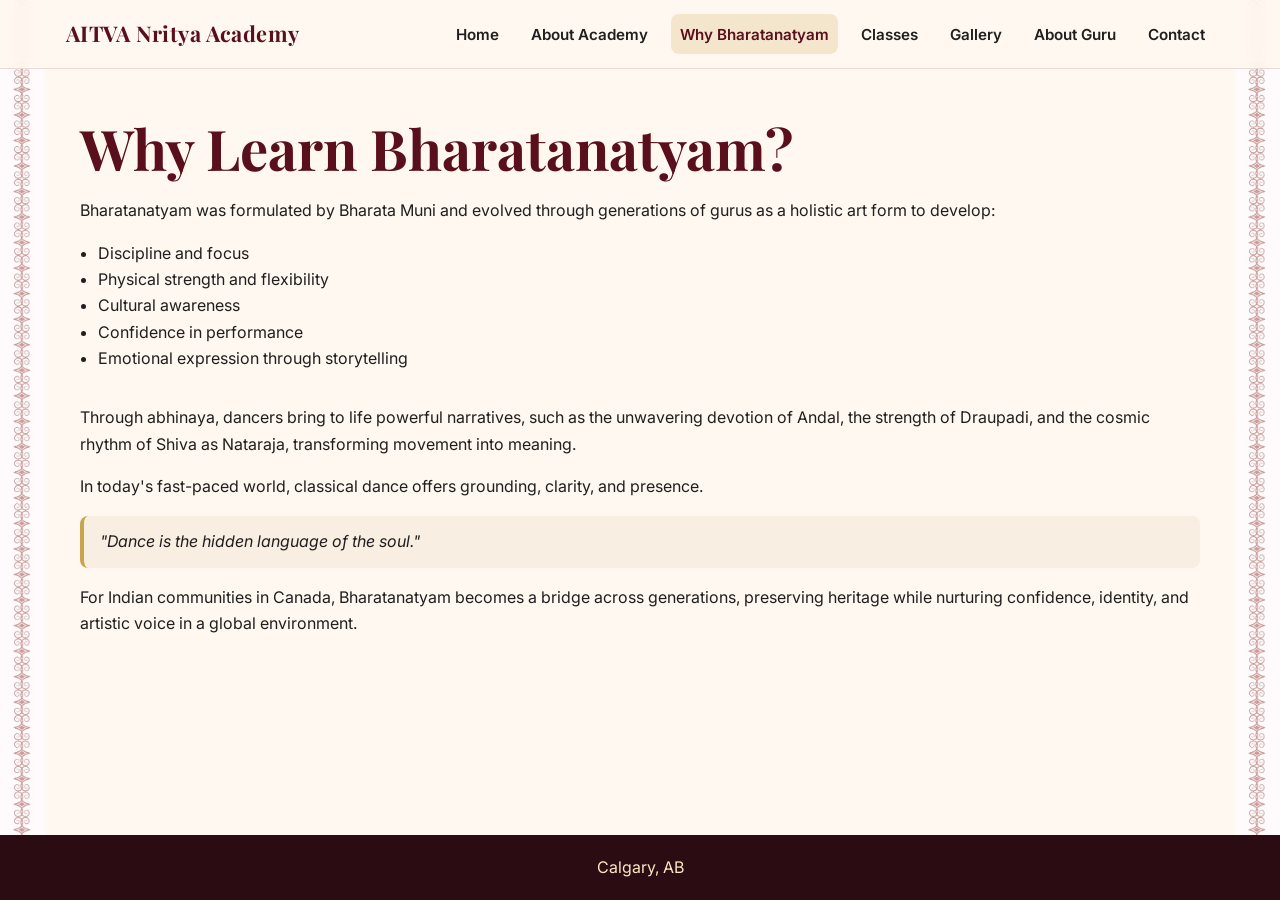
<file: why-bharatanatyam.html>
<!doctype html>
<html lang="en-CA">
<head>
  <meta charset="UTF-8">
  <meta name="viewport" content="width=device-width, initial-scale=1.0">
  <title>Why Learn Bharatanatyam? | Benefits for Kids & Adults in Calgary</title>
  <link rel="preconnect" href="https://fonts.googleapis.com">
  <link rel="preconnect" href="https://fonts.gstatic.com" crossorigin>
  <link href="https://fonts.googleapis.com/css2?family=Inter:wght@400;500;600;700&family=Playfair+Display:wght@500;700;800&display=swap" rel="stylesheet">
  <link rel="stylesheet" href="style.css">
  <meta name="author" content="AITVA Nritya Academy">
  <meta name="robots" content="index, follow">
  <meta name="language" content="en-CA">
  <meta name="theme-color" content="#6D1F1F">
  <meta name="geo.region" content="CA-AB">
  <meta name="geo.placename" content="Calgary">
  <meta name="geo.position" content="51.0447;-114.0719">
  <meta name="ICBM" content="51.0447, -114.0719">
  <meta name="description" content="Discover how Bharatanatyam builds discipline, confidence, posture, rhythm, and cultural connection for kids and adults in Calgary through classical Indian dance.">
  <meta name="keywords" content="Why Learn Bharatanatyam, Benefits of Bharatanatyam, Bharatanatyam for Kids Calgary, Classical Dance Benefits, Indian Dance for Children Calgary">
  <link rel="canonical" href="https://aitvanrityaacademy.ca/why-bharatanatyam.html">
  <meta property="og:locale" content="en_CA">
  <meta property="og:type" content="website">
  <meta property="og:site_name" content="AITVA Nritya Academy">
  <meta property="og:title" content="Why Learn Bharatanatyam? | Benefits for Kids & Adults in Calgary">
  <meta property="og:description" content="Discover how Bharatanatyam builds discipline, confidence, grace, and cultural connection for kids and adults in Calgary.">
  <meta property="og:url" content="https://aitvanrityaacademy.ca/why-bharatanatyam.html">
  <meta property="og:image" content="https://aitvanrityaacademy.ca/images/og-image.jpg">
  <meta name="twitter:card" content="summary_large_image">
  <meta name="twitter:title" content="Why Learn Bharatanatyam? | Benefits for Kids & Adults in Calgary">
  <meta name="twitter:description" content="Discover the benefits of Bharatanatyam for kids and adults in Calgary through discipline, confidence, and culture.">
  <meta name="twitter:image" content="https://aitvanrityaacademy.ca/images/og-image.jpg">
  <link rel="icon" href="/favicon.ico" sizes="any">
  <link rel="icon" type="image/png" sizes="32x32" href="/favicon-32x32.png">
  <link rel="icon" type="image/png" sizes="16x16" href="/favicon-16x16.png">
  <link rel="apple-touch-icon" href="/apple-touch-icon.png">
  <link rel="manifest" href="/site.webmanifest">
  <script type="application/ld+json">
  [{"@context":"https://schema.org","@type":"Organization","@id":"https://aitvanrityaacademy.ca/why-bharatanatyam.html#organization","name":"AITVA Nritya Academy","url":"https://aitvanrityaacademy.ca/why-bharatanatyam.html","logo":"https://aitvanrityaacademy.ca/images/aitva-nritya-academy-logo.png","sameAs":["https://www.instagram.com/aitvanrityaacademy/","https://www.facebook.com/aitvanrityaacademy","https://wa.me/18257337040"]},{"@context":"https://schema.org","@type":"LocalBusiness","@id":"https://aitvanrityaacademy.ca/why-bharatanatyam.html#localbusiness","name":"AITVA Nritya Academy","url":"https://aitvanrityaacademy.ca/why-bharatanatyam.html","image":"https://aitvanrityaacademy.ca/images/og-image.jpg","telephone":"+1-825-733-7040","address":{"@type":"PostalAddress","addressLocality":"Calgary","addressRegion":"AB","addressCountry":"CA"},"areaServed":"NW Calgary","geo":{"@type":"GeoCoordinates","latitude":51.0447,"longitude":-114.0719},"sameAs":["https://www.instagram.com/aitvanrityaacademy/","https://www.facebook.com/aitvanrityaacademy","https://wa.me/18257337040"]},{"@context":"https://schema.org","@type":"DanceSchool","@id":"https://aitvanrityaacademy.ca/why-bharatanatyam.html#danceschool","name":"AITVA Nritya Academy","url":"https://aitvanrityaacademy.ca/why-bharatanatyam.html","description":"AITVA Nritya Academy offers Bharatanatyam classes in Calgary for kids and adults, rooted in the Kalakshetra tradition and focused on discipline, grace, and cultural excellence.","areaServed":"NW Calgary","address":{"@type":"PostalAddress","addressLocality":"Calgary","addressRegion":"AB","addressCountry":"CA"}},{"@context":"https://schema.org","@type":"WebSite","@id":"https://aitvanrityaacademy.ca/why-bharatanatyam.html#website","name":"AITVA Nritya Academy","url":"https://aitvanrityaacademy.ca/why-bharatanatyam.html","inLanguage":"en-CA","publisher":{"@id":"https://aitvanrityaacademy.ca/why-bharatanatyam.html#organization"}},{"@context":"https://schema.org","@type":"BreadcrumbList","itemListElement":[{"@type":"ListItem","position":1,"name":"Home","item":"https://aitvanrityaacademy.ca/"},{"@type":"ListItem","position":2,"name":"Why Bharatanatyam","item":"https://aitvanrityaacademy.ca/why-bharatanatyam.html"}]}]
  </script>
</head>
<body class="temple-layout">
  <header class="site-header">
    <div class="nav-wrap">
      <a class="brand" href="index.html">AITVA Nritya Academy</a>
      <button class="menu-btn" data-menu-btn aria-expanded="false" aria-label="Open menu">Menu</button>
      <nav class="nav-links" data-nav-links>
        <a href="index.html">Home</a>
        <a href="about-academy.html">About Academy</a>
        <a href="why-bharatanatyam.html" aria-current="page">Why Bharatanatyam</a>
        <a href="classes-training.html">Classes</a>
        <a href="gallery.html">Gallery</a>
        <a href="about-guru.html">About Guru</a>
        <a href="contact.html">Contact</a>
      </nav>
    </div>
  </header>

  <main>
    <section class="why-intro">
      <div class="container reveal">
        <h1>Why Learn Bharatanatyam?</h1>
        <p>Bharatanatyam was formulated by Bharata Muni and evolved through generations of gurus as a holistic art form to develop:</p>
        <ul class="bullet-list">
          <li>Discipline and focus</li>
          <li>Physical strength and flexibility</li>
          <li>Cultural awareness</li>
          <li>Confidence in performance</li>
          <li>Emotional expression through storytelling</li>
        </ul>
      </div>
    </section>

    <section class="why-body">
      <div class="container reveal">
        <p>Through abhinaya, dancers bring to life powerful narratives, such as the unwavering devotion of Andal, the strength of Draupadi, and the cosmic rhythm of Shiva as Nataraja, transforming movement into meaning.</p>
        <p>In today's fast-paced world, classical dance offers grounding, clarity, and presence.</p>
        <p class="quote interactive-panel">"Dance is the hidden language of the soul."</p>
        <p>For Indian communities in Canada, Bharatanatyam becomes a bridge across generations, preserving heritage while nurturing confidence, identity, and artistic voice in a global environment.</p>
      </div>
    </section>
  </main>

  <footer class="footer">
    <div class="container">Calgary, AB</div>
  </footer>

  <script src="script.js"></script>
</body>
</html>
</file>
<file: style.css>
:root {
  --maroon: #5a0f1c;
  --gold: #c9a34e;
  --ivory: #fff8f0;
  --charcoal: #1f1f1f;
  --panel: #f8eee1;
  --radius: 14px;
  --shadow: 0 16px 34px rgba(31, 31, 31, 0.12);
  --ease-premium: cubic-bezier(0.22, 1, 0.36, 1);
  --motion-standard: 0.34s var(--ease-premium);
  --motion-reveal: 0.56s var(--ease-premium);
  --motion-delay: 0.1s;
  --frame-side-width: 45px;
  --frame-top-height: 34px;
}

* {
  box-sizing: border-box;
}

html {
  scroll-behavior: smooth;
}

body {
  margin: 0;
  font-family: "Inter", "Lato", sans-serif;
  color: var(--charcoal);
  background: var(--ivory);
  line-height: 1.65;
  overflow-x: hidden;
  min-height: 100vh;
  display: flex;
  flex-direction: column;
}

main {
  flex: 1;
}

.temple-layout {
  position: relative;
  min-height: 100vh;
}

.temple-layout::before,
.temple-layout::after {
  content: "";
  position: fixed;
  top: 0;
  bottom: 0;
  width: var(--frame-side-width);
  z-index: 0;
  background-image: url("assets/images/left_and_right_b.jpg");
  background-size: 100% auto;
  background-repeat: repeat-y;
  background-position: top center;
  opacity: 0.82;
  pointer-events: none;
}

.temple-layout::before {
  left: 0;
}

.temple-layout::after {
  right: 0;
}

.with-page-background {
  background: #12090b;
}

.page-bg-slideshow {
  position: fixed;
  inset: 0;
  z-index: -3;
  overflow: hidden;
}

.page-bg-slideshow::after {
  content: "";
  position: absolute;
  inset: 0;
  background: rgba(10, 5, 8, 0.68);
}

.about-page .page-bg-slideshow::after {
  background: rgba(10, 5, 8, 0.42);
}

.bg-slide {
  position: absolute;
  inset: 0;
  background-size: cover;
  background-position: center;
  opacity: 0;
  transform: scale(1.08);
  transition: opacity 1.15s var(--ease-premium), transform 1.15s var(--ease-premium);
}

.bg-slide.active {
  opacity: 1;
  transform: scale(1);
}

.site-header {
  position: sticky;
  top: 0;
  z-index: 100;
  backdrop-filter: blur(8px);
  background: rgba(255, 248, 240, 0.88);
  border-bottom: 1px solid rgba(90, 15, 28, 0.12);
  transition: background-color 0.35s var(--ease-premium), box-shadow 0.35s var(--ease-premium), border-color 0.35s var(--ease-premium);
}

.site-header::after {
  display: none;
}

.site-header.scrolled {
  background: rgba(255, 248, 240, 0.97);
  border-bottom-color: rgba(90, 15, 28, 0.2);
  box-shadow: 0 8px 22px rgba(90, 15, 28, 0.14);
}

.nav-wrap {
  width: min(1200px, calc(100% - 132px));
  margin: 0 auto;
  display: flex;
  align-items: center;
  justify-content: space-between;
  gap: 1rem;
  padding: 0.9rem 0;
}

.brand {
  font-family: "Playfair Display", serif;
  color: var(--maroon);
  text-decoration: none;
  font-weight: 700;
  font-size: clamp(1rem, 2.6vw, 1.35rem);
  letter-spacing: 0.02em;
}

.nav-links {
  display: flex;
  gap: 0.9rem;
  align-items: center;
  transition: transform 0.28s var(--ease-premium), opacity 0.28s var(--ease-premium);
}

.nav-links a {
  text-decoration: none;
  color: var(--charcoal);
  font-size: 0.95rem;
  font-weight: 600;
  padding: 0.45rem 0.55rem;
  border-radius: 8px;
  transition: color 0.25s var(--ease-premium), background-color 0.25s var(--ease-premium), transform 0.25s var(--ease-premium);
}

.nav-links a:hover,
.nav-links a[aria-current="page"] {
  color: var(--maroon);
  background: rgba(201, 163, 78, 0.22);
}

.menu-btn {
  display: none;
  border: 1px solid rgba(90, 15, 28, 0.35);
  color: var(--maroon);
  background: transparent;
  border-radius: 10px;
  padding: 0.45rem 0.65rem;
  cursor: pointer;
  font-weight: 700;
}

.container {
  width: min(1120px, calc(100% - 132px));
  margin: 0 auto;
}

.hero {
  padding: clamp(2rem, 4vw, 4.8rem) 0;
}

.hero-grid {
  display: grid;
  grid-template-columns: 1.2fr 0.8fr;
  gap: clamp(1.2rem, 2.4vw, 2rem);
  align-items: end;
}

.hero-copy {
  padding-bottom: 0.8rem;
}

.hero-title span {
  display: block;
  color: #d8af3a;
  font-size: clamp(1.8rem, 4.1vw, 3rem);
}

.hero-title {
  color: #d8af3a;
}

.hero-brand-panel {
  width: min(100%, 380px);
  aspect-ratio: 1;
  background: transparent;
  border-radius: 0;
  box-shadow: none;
  display: flex;
  align-items: center;
  justify-content: center;
  padding: 0;
  overflow: visible;
  margin-inline: auto;
  position: relative;
}

.academy-logo {
  width: 100%;
  height: auto;
  max-width: none;
  object-fit: contain;
  object-position: center;
  display: block;
  border-radius: 50%;
}

.hero-copy .btn {
  margin-top: 2.2rem;
}

.kicker {
  font-size: 0.95rem;
  color: var(--maroon);
  font-weight: 700;
  text-transform: uppercase;
  letter-spacing: 0.09em;
}

h1,
h2,
h3 {
  font-family: "Playfair Display", serif;
  color: var(--maroon);
  line-height: 1.2;
  margin: 0 0 1rem;
}

h1 {
  font-size: clamp(2rem, 5vw, 3.5rem);
}

h2 {
  font-size: clamp(1.6rem, 3.8vw, 2.5rem);
}

h3 {
  font-size: clamp(1.2rem, 2.8vw, 1.55rem);
}

p {
  margin: 0 0 1rem;
}

.academy-tagline {
  font-family: "Inter", "Lato", sans-serif;
  font-size: 1.1rem;
  font-weight: 400;
  color: var(--charcoal);
  margin: 0;
}

.about-teaser .btn {
  margin-top: 1.5rem;
}

.quote-box {
  background: linear-gradient(135deg, #f6e9d4, #fff8f0);
  border: 1px solid rgba(90, 15, 28, 0.14);
  border-radius: 14px;
  display: grid;
  grid-template-columns: 120px minmax(0, 1fr) 120px;
  gap: 1rem;
  align-items: center;
  justify-items: center;
  text-align: center;
  padding: 1.1rem 1.2rem;
}

.quote-copy {
  display: grid;
  gap: 0.35rem;
  justify-items: center;
}

.quote-motif {
  width: min(100%, 108px);
  height: auto;
  object-fit: contain;
  display: block;
}

.quote-line {
  margin: 0;
  font-family: "Playfair Display", serif;
  color: var(--maroon);
  font-size: clamp(1.2rem, 2.4vw, 1.75rem);
  text-align: center;
  justify-self: center;
}

button,
.btn,
a.btn {
  appearance: none;
  border: none;
  text-decoration: none;
  display: inline-flex;
  align-items: center;
  justify-content: center;
  gap: 0.45rem;
  background: var(--gold);
  color: #24190b;
  font-weight: 700;
  padding: 0.78rem 1.2rem;
  border-radius: 999px;
  cursor: pointer;
  transition: transform 0.22s var(--ease-premium), box-shadow 0.22s var(--ease-premium), filter 0.22s var(--ease-premium), background-color 0.22s var(--ease-premium);
}

button:hover,
.btn:hover,
a.btn:hover {
  transform: translateY(-2px);
  box-shadow: 0 10px 22px rgba(90, 15, 28, 0.24);
  filter: brightness(1.03);
}

section {
  padding: clamp(1.8rem, 3.5vw, 3.2rem) 0;
}

.card-grid {
  display: grid;
  grid-template-columns: repeat(3, minmax(0, 1fr));
  gap: 1rem;
}

.two-col-cards {
  grid-template-columns: repeat(2, minmax(0, 1fr));
}

.card {
  background: #ffffff;
  border: 1px solid rgba(90, 15, 28, 0.13);
  border-radius: var(--radius);
  padding: 1rem 1.1rem;
  box-shadow: 0 8px 16px rgba(90, 15, 28, 0.08);
}

.bullet-list {
  margin: 0 0 1rem;
  padding-left: 1.1rem;
}

.quote {
  border-left: 4px solid var(--gold);
  padding: 0.8rem 1rem;
  background: var(--panel);
  border-radius: 8px;
  font-style: italic;
}

.interactive-panel {
  transition: transform var(--motion-standard), box-shadow var(--motion-standard), border-color var(--motion-standard), background-color var(--motion-standard);
}

.interactive-panel:hover {
  transform: translateY(-4px) scale(1.015);
  box-shadow: 0 18px 34px rgba(31, 31, 31, 0.16);
  border-color: rgba(201, 163, 78, 0.62);
}

.quote.interactive-panel:hover {
  background: #f4e5ce;
}

.content-panel {
  background: rgba(255, 248, 240, 0.97);
  border: 1px solid rgba(201, 163, 78, 0.3);
  border-radius: 14px;
  box-shadow: var(--shadow);
  padding: 1.2rem;
}

.about-page .content-panel {
  background: rgba(8, 8, 8, 0.42);
  border: 1px solid rgba(255, 248, 240, 0.24);
  backdrop-filter: blur(1.8px) saturate(1.08);
  color: #fff;
}

.about-page .content-panel h1,
.about-page .content-panel h2,
.about-page .content-panel h3 {
  color: #f5d089;
}

.about-page .page-bg-slideshow {
  cursor: pointer;
}

.about-page .bg-slide {
  background-size: contain;
  background-repeat: no-repeat;
  background-color: #050506;
  transform: none;
}

.about-page .bg-slide.active {
  transform: none;
}

.guru-layout {
  display: grid;
  grid-template-columns: 320px 1fr;
  gap: 1.4rem;
  align-items: start;
}

.guru-center {
  text-align: center;
}

.guru-photo {
  width: 100%;
  border-radius: 14px;
  border: 1px solid rgba(201, 163, 78, 0.55);
  box-shadow: var(--shadow);
}

.guru-photo-center {
  max-width: 340px;
  margin: 0 auto 1rem;
}

.guru-name-line {
  margin: 0 0 1.2rem;
  font-weight: 700;
  font-size: clamp(1.05rem, 2vw, 1.28rem);
  color: var(--maroon);
}

.black-panel {
  background: #070707;
  border-radius: 14px;
  padding: 1.2rem;
}

.black-panel h2 {
  color: #f5d089;
}

.video-grid {
  display: flex;
  flex-wrap: wrap;
  justify-content: center;
  gap: 1rem;
  align-items: stretch;
}

.location-grid {
  display: grid;
  grid-template-columns: repeat(2, minmax(0, 1fr));
  gap: 1rem;
}

.location-card {
  position: relative;
  overflow: hidden;
  border-radius: var(--radius);
  border: 1px solid rgba(90, 15, 28, 0.13);
  min-height: auto;
  padding: 0;
  color: var(--charcoal);
  background: #ffffff;
  box-shadow: 0 12px 24px rgba(31, 31, 31, 0.1);
  display: flex;
  flex-direction: column;
  justify-content: flex-start;
  gap: 0;
}

.location-image {
  width: 100%;
  height: 220px;
  object-fit: cover;
  display: block;
  border-bottom: 1px solid rgba(90, 15, 28, 0.13);
}

.location-map {
  width: 100%;
  height: 220px;
  border: none;
  border-radius: 0;
  display: block;
  border-bottom: 1px solid rgba(90, 15, 28, 0.13);
}

.location-content {
  padding: 1.2rem;
}

.location-card::before {
  content: none;
  display: none;
}

.location-card > * {
  position: relative;
  z-index: 1;
}

.location-card h3 {
  color: var(--maroon);
  margin: 0 0 0.45rem;
  font-weight: 700;
}

.location-bracket {
  font-weight: 400;
  color: var(--maroon);
}

.location-address {
  margin: 0 0 0.7rem;
  font-size: 0.95rem;
  color: var(--charcoal);
  line-height: 1.4;
}

.location-map-link {
  display: inline-flex;
  align-items: center;
  gap: 0.35rem;
  color: var(--gold);
  text-decoration: none;
  font-weight: 600;
  font-size: 0.95rem;
  transition: color var(--motion-standard);
}

.location-map-link:hover {
  color: var(--maroon);
  text-decoration: underline;
}

.location-meta {
  font-weight: 700;
  color: #f5d089;
}

.timings-block {
  margin-top: 0.45rem;
}

.timings-block p {
  margin: 0;
  font-size: 0.95rem;
}

.video-tile {
  position: relative;
  margin: 0;
  flex: 1 1 360px;
  max-width: 420px;
  width: 100%;
  border-radius: 12px;
  border: 1px solid rgba(255, 248, 240, 0.26);
  overflow: hidden;
  background: #0f0f0f;
  padding: 0.55rem;
  box-shadow: 0 10px 24px rgba(31, 31, 31, 0.24);
  transition: transform var(--motion-standard), box-shadow var(--motion-standard), border-color var(--motion-standard);
}

.video-tile:hover {
  transform: translateY(-2px);
  border-color: rgba(201, 163, 78, 0.52);
  box-shadow: 0 14px 30px rgba(31, 31, 31, 0.34);
}

.video-tile video {
  width: 100%;
  height: 100%;
  aspect-ratio: 16 / 9;
  object-fit: cover;
  display: block;
  border-radius: 10px;
  transition: transform var(--motion-standard), filter var(--motion-standard);
}

.video-tile:hover video {
  transform: scale(1.04);
}

.video-tile.is-playing .video-play-btn {
  opacity: 0;
  pointer-events: none;
}

.video-play-btn {
  position: absolute;
  inset: 50% auto auto 50%;
  transform: translate(-50%, -50%);
  width: 2.35rem;
  height: 2.35rem;
  padding: 0;
  min-width: 0;
  border-radius: 999px;
  border: 1px solid rgba(255, 248, 240, 0.36);
  background: rgba(201, 163, 78, 0.88);
  color: #24190b;
  font-size: 0;
  box-shadow: 0 10px 24px rgba(0, 0, 0, 0.3);
  display: inline-flex;
  align-items: center;
  justify-content: center;
  opacity: 0.95;
  transition: transform var(--motion-standard), opacity var(--motion-standard), background-color var(--motion-standard);
  z-index: 2;
}

.video-play-btn svg {
  width: 1.05rem;
  height: 1.05rem;
  margin-left: 0.1rem;
}

.video-tile:hover .video-play-btn {
  transform: translate(-50%, -50%) scale(1.06);
  background: rgba(201, 163, 78, 1);
}

.play-badge {
  position: absolute;
  left: 0.8rem;
  bottom: 0.8rem;
  background: rgba(201, 163, 78, 0.94);
  color: #261704;
  font-weight: 700;
  padding: 0.2rem 0.55rem;
  border-radius: 999px;
  font-size: 0.8rem;
}

.image-grid {
  display: grid;
  grid-template-columns: repeat(auto-fill, minmax(260px, 1fr));
  grid-auto-rows: 8px;
  grid-auto-flow: dense;
  gap: 0.9rem;
}

.image-grid img {
  width: 100%;
  height: auto;
  object-fit: contain;
  background: #0b0b0b;
  display: block;
  grid-row-end: span 30;
  border-radius: 10px;
  border: 1px solid rgba(255, 248, 240, 0.26);
  cursor: pointer;
  transition: transform 0.22s var(--ease-premium), box-shadow 0.22s var(--ease-premium);
}

.image-grid img:hover {
  transform: scale(1.02);
  box-shadow: 0 10px 30px rgba(90, 15, 28, 0.3);
}

.lightbox-overlay {
  display: none;
  position: fixed;
  top: 0;
  left: 0;
  right: 0;
  bottom: 0;
  background: rgba(0, 0, 0, 0.92);
  z-index: 999;
  justify-content: center;
  align-items: center;
  padding: 1rem;
}

.lightbox-overlay.active {
  display: flex;
  animation: fadeIn 0.3s ease-in-out;
}

@keyframes fadeIn {
  from {
    opacity: 0;
  }
  to {
    opacity: 1;
  }
}

.lightbox-content {
  position: relative;
  max-width: 90vw;
  max-height: 90vh;
  display: flex;
  align-items: center;
  justify-content: center;
}

.lightbox-image {
  max-width: 100%;
  max-height: 90vh;
  object-fit: contain;
  border-radius: 8px;
}

.lightbox-close {
  position: absolute;
  top: -40px;
  right: 0;
  background: none;
  border: none;
  color: #fff8f0;
  font-size: 2rem;
  cursor: pointer;
  width: 44px;
  height: 44px;
  display: flex;
  align-items: center;
  justify-content: center;
  transition: transform 0.2s;
}

.lightbox-close:hover {
  transform: scale(1.1);
}

.lightbox-nav {
  position: absolute;
  top: 50%;
  transform: translateY(-50%);
  background: rgba(255, 248, 240, 0.15);
  color: #fff8f0;
  border: none;
  padding: 1rem;
  font-size: 1.2rem;
  cursor: pointer;
  border-radius: 50%;
  width: 50px;
  height: 50px;
  display: flex;
  align-items: center;
  justify-content: center;
  transition: all 0.2s ease;
}

.lightbox-nav:hover {
  background: rgba(255, 248, 240, 0.35);
  transform: translateY(-50%) scale(1.05);
}

.lightbox-prev {
  left: 1rem;
}

.lightbox-next {
  right: 1rem;
}

.lightbox-counter {
  position: absolute;
  bottom: -40px;
  left: 50%;
  transform: translateX(-50%);
  color: #fff8f0;
  font-size: 0.9rem;
}

.action-wrap {
  display: flex;
  gap: 0.8rem;
  flex-wrap: wrap;
}

.social-wrap {
  display: flex;
  gap: 0.8rem;
}

.contact-layout {
  display: grid;
  grid-template-columns: minmax(0, 1fr) auto;
  gap: 1.2rem;
  align-items: center;
}

.contact-logo-wrap {
  width: min(100%, 270px);
}

.contact-actions {
  display: grid;
  gap: 0.9rem;
  justify-items: start;
}

.contact-inline {
  display: flex;
  gap: 0.65rem;
  flex-wrap: wrap;
  align-items: center;
}

.icon-btn {
  width: 46px;
  height: 46px;
  border-radius: 999px;
  border: none;
  background: transparent;
  display: inline-flex;
  align-items: center;
  justify-content: center;
  padding: 0;
  text-decoration: none;
  transition: transform var(--motion-standard);
}

.icon-btn:hover {
  transform: translateY(-2px);
}

.icon-btn svg {
  width: 100%;
  height: 100%;
  display: block;
}

.icon-btn img {
  width: 100%;
  height: 100%;
  display: block;
  border-radius: 50%;
}

.social-icon {
  width: 46px;
  height: 46px;
  border-radius: 999px;
  background: var(--gold);
  color: #24190b;
  display: inline-flex;
  align-items: center;
  justify-content: center;
  transition: transform 0.22s var(--ease-premium), box-shadow 0.22s var(--ease-premium);
}

.social-icon:hover {
  transform: translateY(-2px);
  box-shadow: 0 10px 22px rgba(90, 15, 28, 0.24);
}

.social-icon svg {
  width: 22px;
  height: 22px;
}

.footer {
  position: relative;
  z-index: 100;
  margin-top: auto;
  background: #2c0c13;
  color: #fce8c5;
  padding: 1.2rem 0;
  text-align: center;
}

.footer::before {
  display: none;
}

.reveal {
  opacity: 0;
  transform: translateY(20px) scale(0.99);
  transition: opacity var(--motion-reveal), transform var(--motion-reveal);
}

.reveal.show {
  opacity: 1;
  transform: translateY(0) scale(1);
}

.reveal.show.interactive-panel:hover {
  transform: translateY(-4px) scale(1.015);
}

.why-intro {
  padding-bottom: 0.5rem;
}

.why-body {
  padding-top: 0.55rem;
}

.about-guru-page .content-panel p {
  text-align: justify;
}

.classes-enroll-wrap {
  margin-top: 1rem;
}

.stagger-1 {
  transition-delay: var(--motion-delay);
}

.stagger-2 {
  transition-delay: var(--motion-delay);
}

.stagger-3 {
  transition-delay: var(--motion-delay);
}

.stagger-4 {
  transition-delay: var(--motion-delay);
}

@media (max-width: 1024px) {
  .nav-links {
    position: fixed;
    top: 64px;
    right: 4%;
    width: min(90vw, 380px);
    flex-direction: column;
    align-items: flex-start;
    background: rgba(255, 248, 240, 0.98);
    border: 1px solid rgba(90, 15, 28, 0.14);
    border-radius: 14px;
    padding: 1rem;
    box-shadow: var(--shadow);
    transform: scale(0.98) translateY(-8px);
    opacity: 0;
    visibility: hidden;
    transition: transform 0.26s var(--ease-premium), opacity 0.26s var(--ease-premium), visibility 0.26s var(--ease-premium);
  }

  .nav-links.open {
    transform: scale(1) translateY(0);
    opacity: 1;
    visibility: visible;
  }

  .menu-btn {
    display: inline-flex;
  }

  .hero-grid,
  .card-grid,
  .two-col-cards,
  .guru-layout,
  .location-grid,
  .contact-layout,
  .image-grid {
    grid-template-columns: 1fr;
  }

  .contact-actions {
    justify-items: start;
  }

  .contact-logo-wrap {
    width: min(100%, 220px);
    justify-self: center;
  }

  .video-grid {
    justify-content: stretch;
  }

  .video-tile {
    flex-basis: 100%;
    max-width: none;
  }

  .video-tile img,
  .video-tile video {
    aspect-ratio: 16 / 9;
  }

  .video-play-btn {
    width: 2rem;
    height: 2rem;
  }

  .video-play-btn svg {
    width: 0.9rem;
    height: 0.9rem;
  }
}

@media (prefers-reduced-motion: reduce) {
  *,
  *::before,
  *::after {
    animation: none !important;
    transition: none !important;
    scroll-behavior: auto !important;
  }

  .reveal {
    opacity: 1;
    transform: none;
  }
}

@media (max-width: 640px) {
  :root {
    --frame-side-width: 18px;
    --frame-top-height: 17px;
  }

  .temple-layout::before,
  .temple-layout::after {
    width: var(--frame-side-width);
    opacity: 0.38;
  }

  .container {
    width: min(100%, calc(100% - 48px));
  }

  .nav-wrap {
    width: min(100%, calc(100% - 48px));
  }

  .hero-brand-panel {
    width: min(100%, 300px);
  }

  .academy-logo {
    border-radius: 50%;
  }

  .hero-copy .btn {
    margin-top: 1.2rem;
  }

  .quote-box {
    grid-template-columns: 1fr;
    gap: 0.6rem;
  }

  .quote-motif {
    width: 96px;
  }

  .location-card {
    min-height: 260px;
  }

  .video-grid {
    gap: 0.85rem;
  }

  .contact-inline {
    gap: 0.5rem;
  }
}
</file>
